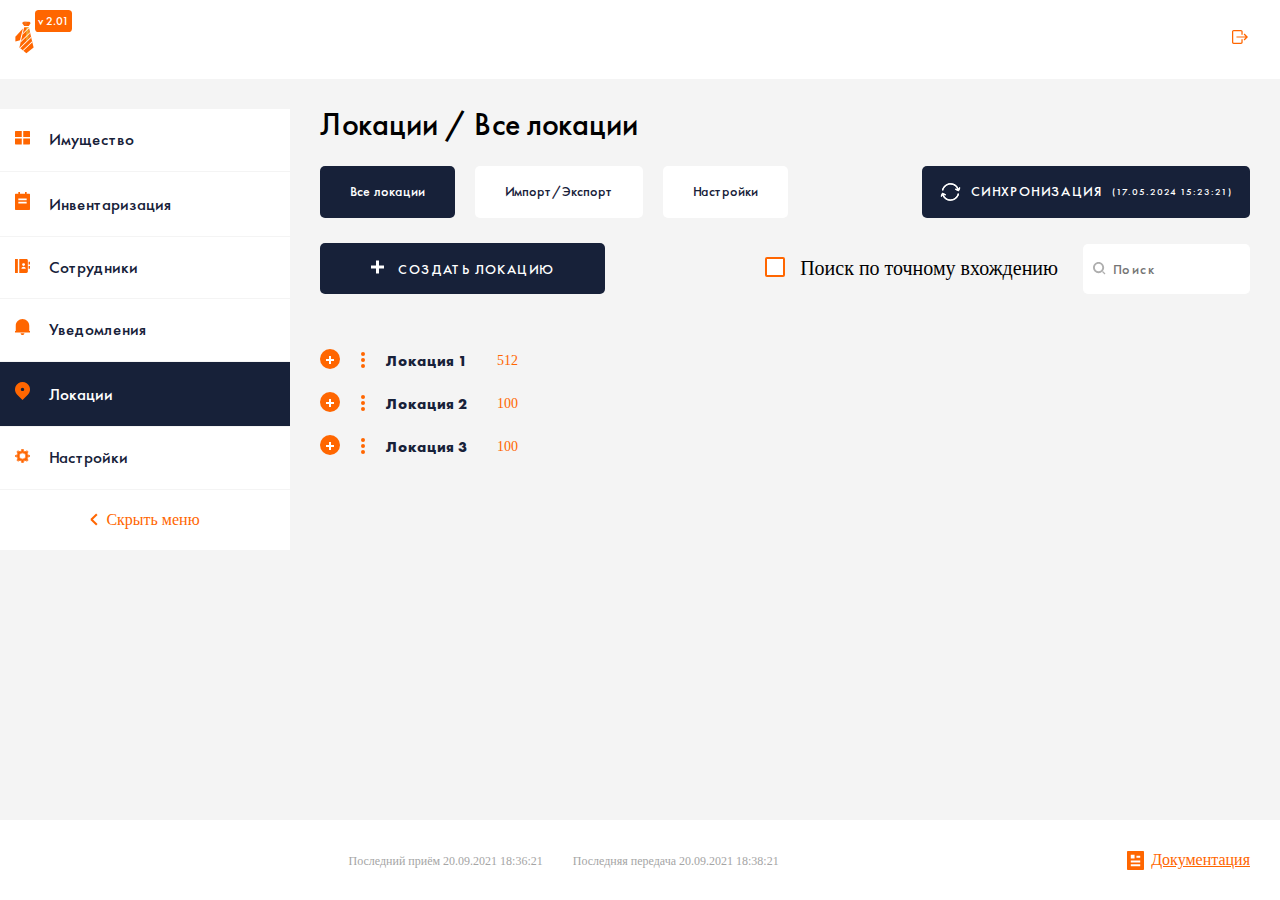
<file: index.html>
<!DOCTYPE html>
<html lang="ru">

<head>
  <meta charset="UTF-8">
  <meta name="viewport" content="width=device-width, initial-scale=1.0">
  <meta content="true" name="HandheldFriendly" />
  <meta content="width" name="MobileOptimized" />
  <meta content="yes" name="apple-mobile-web-app-capable" />
  <meta name="description" content="">
  <title>locations</title>

  <meta name="description" content="">

  <link rel="stylesheet" href="css/narmolize.css">
  <link rel="stylesheet" href="css/style.css">
  <link rel="stylesheet" href="css/media.css">
  <link rel="stylesheet" href="fonts/stylesheet.css">
</head>

<body>
  <header class="header">

    <div class="header__container">
      <div class="header__logo-container">
        <img src="img/logo.svg" class="header__logo-img" alt="logo">
        <p class="header__version-text">v 2.01</p>
      </div>
      <a href=""><img src="img/logout.svg" class="header__logout-img" alt="logout"></a>
    </div>

  </header>

  <main>

    <div class="global-content__container">

      <div class="container navigation__container">
        <nav class="navigation">
          <ul class="navigation__list">
           <li class="navigation__item">
            <img src="img/property.svg" alt="" class="navigation-item__icon">
            <a href="" class="navigation__text">Имущество</a></li>
           <li class="navigation__item">
            <img src="img/inventory.svg" alt="" class="navigation-item__icon">
            <a href="" class="navigation__text">Инвентаризация</a></li>
           <li class="navigation__item">
            <img src="img/personel.svg" alt="" class="navigation-item__icon">
            <a href="" class="navigation__text">Сотрудники</a></li>
           <li class="navigation__item">
            <img src="img/bell.svg" alt="" class="navigation-item__icon">
            <a href="" class="navigation__text">Уведомления</a></li>
           <li class="navigation__item tab__active">
            <img src="img/locations.svg" alt="" class="navigation-item__icon">
            <a href="index.html" class="navigation__text">Локации</a></li>
           <li class="navigation__item">
            <img src="img/settings.svg" alt="" class="navigation-item__icon">
            <a href="settings.html" class="navigation__text">Настройки</a></li>
            <li class="navigation__item">
              <button class="navigation__hide-button">
                <span class="hide-button__line-1"></span>
                <span class="hide-button__line-2"></span>
                Скрыть меню</button></li>
          </ul>
        </nav>
      </div>

      <div class="main-content__container">
        <h1 class="main__title">Локации / Все локации</h1>

        <div class="locations-control__container">
          <div class="locations-control">
            <button class="locations-control__item tab__active">Все локации</button>
            <button class="locations-control__item">Импорт/Экспорт</button>
            <button class="locations-control__item">Настройки</button>
          </div>
          <button class="control__synchronization-button">
            <img src="img/refresh.svg" alt="" class="synchronization-button__icon">синхронизация
            <p class="synchronization-button__date">(17.05.2024 15:23:21)</p>
          </button>
        </div>


        <div class="create-location__container">
          <div class="create-location__button-container">
            <button class="create-location__button">
              <img src="img/plus.svg" alt="">
              Создать локацию
            </button>

            <dialog class="create-location__modal">
              <h3 class="modal__title">Создать локацию</h3>
              <form class="modal__form" method="dialog" action="">
                <input type="text" class="modal__text-input" placeholder="Название">
                <input type="text" class="modal__text-input" placeholder="Штрихкод">
                <input type="text" class="modal__text-input" placeholder="RFID">
                <input type="text" class="modal__text-input" placeholder="Вложенность">
                <div class="modal-checkbox__container">
                  <p>Виртуальная локация</p>
                  <label class="switch">
                    <input type="checkbox">
                    <span class="slider round"></span>
                  </label>
                </div>
                <div class="modal-checkbox__container">
                  <p>Локация для утерь</p>
                  <label class="switch">
                    <input type="checkbox">
                    <span class="slider round"></span>
                  </label>
                </div>
                <div class="modal-buttons__container">
                  <button class="modal__submit-button" type="submit"><img src="img/save.svg" class="submit-button__logo" alt="">Создать</button>
                  <button class="modal__close-button">Отменить</button>
                </div>
              </form>
            </dialog>
          </div>

          <div class="search__container">
            <label class="checkbox__container">
              <input type="checkbox" name="Agreement"  class="search__checkbox custom__checkbox" id="">Поиск по точному вхождению
              <span class="checkmark"></span>
            </label>
            <div class="search-input__container">
              <input type="text" name="input" placeholder="Поиск" class="search">
              <button class="search__button"><img src="img/search.svg" class="search__icon" alt="search"></button>
            </div>
          </div>
        </div>


        <div class="locations-managment__container">

          <div class="main-location__container">
            <div class="location__container">
              <button class="location__open-button">
                <span class="open-button__line"></span>
                <span class="open-button__line-2"></span>
              </button>
              <button class="location__details-button details-button"><img src="img/3dots.svg" alt=""></button>
              <p class="location-name">Локация 1</p>
              <p class="location-size">512</p>
              <div class="location-edit__container">
                <button class="location__edit-button"><img src="img/edit.svg" alt="" class="location__edit-icon">Редактировать</button>

                <dialog class="edit-location__modal">
                  <h3 class="modal__title">Изменить локацию %название%</h3>
                  <form class="modal__form" method="dialog" action="">
                    <label class="input__label">Название<input type="text" class="modal__text-input" placeholder="Название"></label>
                    <label class="input__label">Штрихкод<input type="text" class="modal__text-input" placeholder="Штрихкод"></label>
                    <label class="input__label">RFID<input type="text" class="modal__text-input" placeholder="RFID"></label>
                    <label class="input__label">Вложенность<input type="text" class="modal__text-input" placeholder="Вложенность"></label>
                    <div class="modal-checkbox__container">
                      <p>Виртуальная локация</p>
                      <label class="switch">
                        <input type="checkbox">
                        <span class="slider round"></span>
                      </label>
                    </div>
                    <div class="modal-checkbox__container">
                      <p>Локация для утерь</p>
                      <label class="switch">
                        <input type="checkbox">
                        <span class="slider round"></span>
                      </label>
                    </div>
                    <div class="modal-buttons__container">
                      <button class="modal__delete-button" type="submit"><img src="img/x.svg" class="submit-button__logo" alt="">Удалить</button>
                      <button class="modal__close-button">Отменить</button>
                    </div>
                    <button class="modal__save-button" type="submit"><img src="img/save.svg" class="submit-button__logo" alt="">Создать</button>
                  </form>
                </dialog>
              </div>

              <button class="location__delete-button"><img src="img/x.svg" alt="" class="location__delete-icon">Удалить</button>
              
            </div>

            <div class="location__container sub-location__container">
              <button class="location__open-button">
                <span class="open-button__line"></span>
                <span class="open-button__line-2"></span>
              </button>
              <button class="location__details-button details-button"><img src="img/3dots.svg" alt=""></button>
              <p class="location-name">Подотдел 1</p>
              <p class="location-size">10</p>
              <p class="location-status__1">Для утерь</p>
              <p class="location-status__2"></p>
            </div>

            <div class="location__container sub-location__container">
              <button class="location__open-button">
                <span class="open-button__line"></span>
                <span class="open-button__line-2"></span>
              </button>
              <button class="location__details-button details-button"><img src="img/3dots.svg" alt=""></button>
              <p class="location-name">Подотдел 2</p>
              <p class="location-size">100</p>
              <p class="location-status__1"></p>
              <p class="location-status__2"></p>
            </div>

            <div class="location__container sub-location__container sub-sub-location__container">
              <button class="location__details-button details-button"><img src="img/3dots.svg" alt=""></button>
              <p class="location-name">Подподотдел 1</p>
              <p class="location-size">2</p>
              <p class="location-status__1">Виртуальная</p>
              <p class="location-status__2">Без штрихкода</p>
            </div>

            <div class="location__container sub-location__container">
              <button class="location__open-button">
                <span class="open-button__line"></span>
                <span class="open-button__line-2"></span>
              </button>
              <button class="location__details-button details-button"><img src="img/3dots.svg" alt=""></button>
              <p class="location-name">Подотдел 3</p>
              <p class="location-size">400</p>
              <p class="location-status__1"></p>
              <p class="location-status__2"></p>
            </div>
          </div>

          

          <div class="main-location__container">
            <div class="location__container">
              <button class="location__open-button">
                <span class="open-button__line"></span>
                <span class="open-button__line-2"></span>
              </button>
              <button class="location__details-button details-button"><img src="img/3dots.svg" alt=""></button>
              <p class="location-name">Локация 2</p>
              <p class="location-size">100</p>
              <div class="location-edit__container">
                <button class="location__edit-button"><img src="img/edit.svg" alt="" class="location__edit-icon">Редактировать</button>
              </div>
              <button class="location__delete-button"><img src="img/x.svg" alt="" class="location__delete-icon">Удалить</button>
            </div>
          </div>

          <div class="main-location__container">
            <div class="location__container">
              <button class="location__open-button">
                <span class="open-button__line"></span>
                <span class="open-button__line-2"></span>
              </button>
              <button class="location__details-button details-button"><img src="img/3dots.svg" alt=""></button>
              <p class="location-name">Локация 3</p>
              <p class="location-size">100</p>
              <button class="location__edit-button"><img src="img/edit.svg" alt="" class="location__edit-icon">Редактировать</button>
              <button class="location__delete-button"><img src="img/x.svg" alt="" class="location__delete-icon">Удалить</button>
            </div>

            <div class="location__container sub-location__container">
              <button class="location__open-button">
                <span class="open-button__line"></span>
                <span class="open-button__line-2"></span>
              </button>
              <button class="location__details-button details-button"><img src="img/3dots.svg" alt=""></button>
              <p class="location-name">Подотдел 1</p>
              <p class="location-size">10</p>
              <p class="location-status__1">Для утерь</p>
              <p class="location-status__2"></p>
            </div>

            <div class="location__container sub-location__container">
              <button class="location__open-button">
                <span class="open-button__line"></span>
                <span class="open-button__line-2"></span>
              </button>
              <button class="location__details-button details-button"><img src="img/3dots.svg" alt=""></button>
              <p class="location-name">Подотдел 1</p>
              <p class="location-size">10</p>
              <p class="location-status__1">Для утерь</p>
              <p class="location-status__2"></p>
            </div>

          </div>

        </div>

      </div>
    </div>

  
  </main>

  <footer class="footer">
    <div class="footer__container container">
        <div class="footer-text__container">
          <p class="last-reception">Последний приём 20.09.2021 18:36:21</p>
          <p class="last-translation">Последняя передача  20.09.2021 18:38:21</p>
        </div>
        <a href="" class="footer-documentation"><img src="img/document.svg" class="documentation-logo" alt="">Документация</a>
    </div>
  </footer>

  <script src="js/script.js"></script>
</body>
</html>
</file>
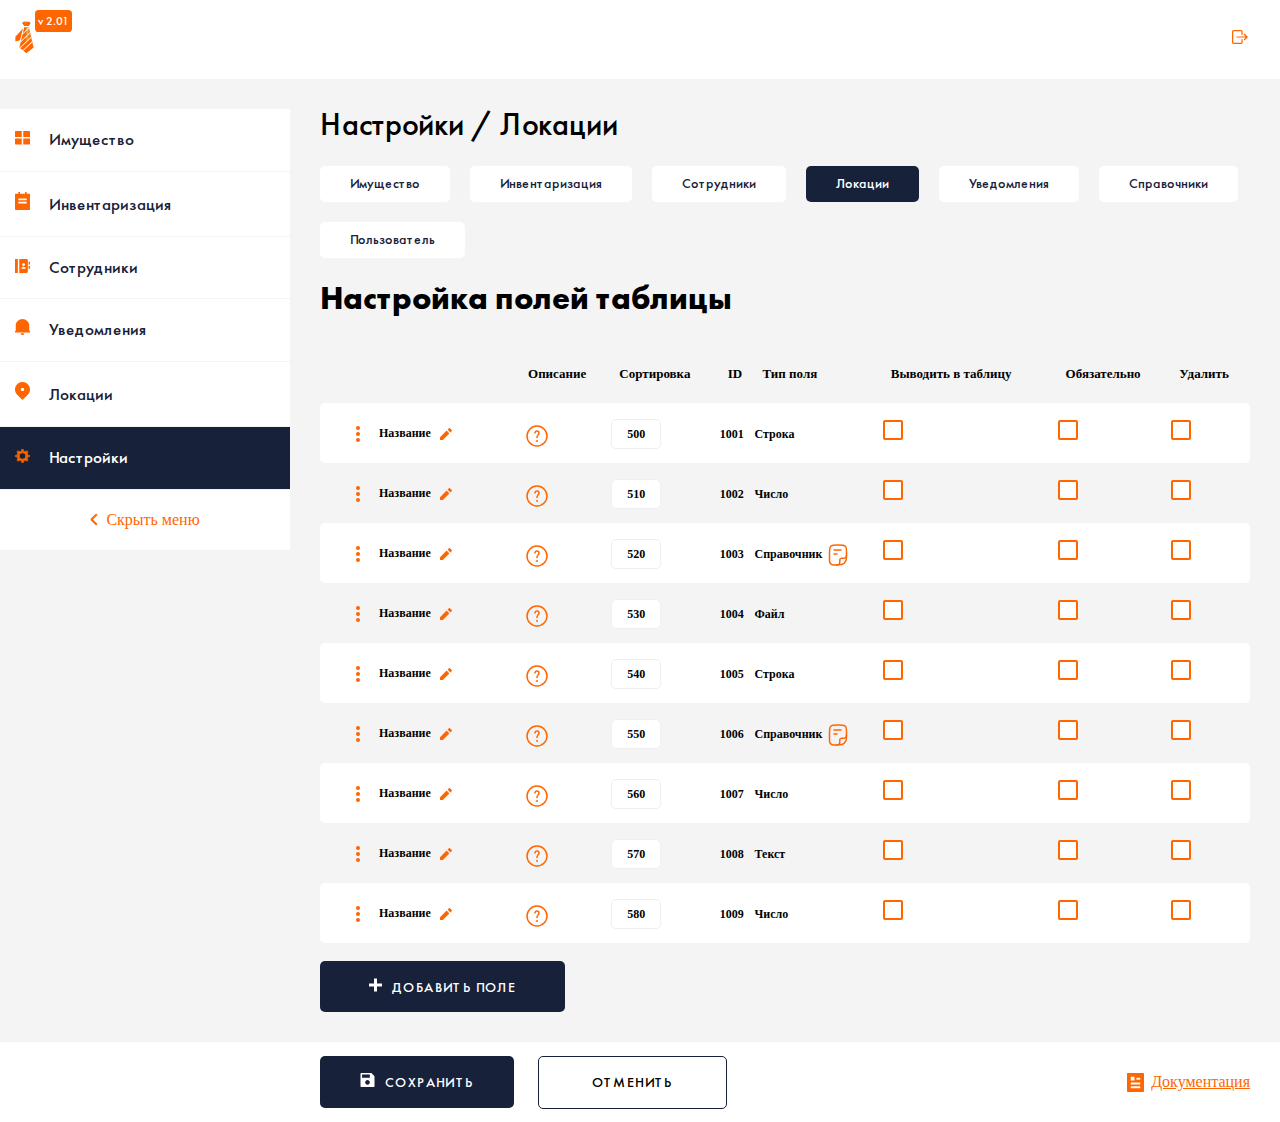
<file: settings.html>
<!DOCTYPE html>
<html lang="ru">

<head>
  <meta charset="UTF-8">
  <meta name="viewport" content="width=device-width, initial-scale=1.0">
  <meta content="true" name="HandheldFriendly" />
  <meta content="width" name="MobileOptimized" />
  <meta content="yes" name="apple-mobile-web-app-capable" />
  <meta name="description" content="">
  <title>location-settings</title>

  <meta name="description" content="">

  <link rel="stylesheet" href="css/narmolize.css">
  <link rel="stylesheet" href="css/style.css">
  <link rel="stylesheet" href="css/media.css">
  <link rel="stylesheet" href="css/settings.css">
  <link rel="stylesheet" href="fonts/stylesheet.css">
</head>

<body>
  <header class="header">

    <div class="header__container">
      <div class="header__logo-container">
        <img src="img/logo.svg" class="header__logo-img" alt="logo">
        <p class="header__version-text">v 2.01</p>
      </div>
      <a href=""><img src="img/logout.svg" class="header__logout-img" alt="logout"></a>
    </div>

  </header>

  <main>

    <div class="global-content__container">

      <div class="container navigation__container">
        <nav class="navigation">
          <ul class="navigation__list">
            <li class="navigation__item">
              <img src="img/property.svg" alt="" class="navigation-item__icon">
              <a href="" class="navigation__text">Имущество</a>
            </li>
            <li class="navigation__item">
              <img src="img/inventory.svg" alt="" class="navigation-item__icon">
              <a href="" class="navigation__text">Инвентаризация</a>
            </li>
            <li class="navigation__item">
              <img src="img/personel.svg" alt="" class="navigation-item__icon">
              <a href="" class="navigation__text">Сотрудники</a>
            </li>
            <li class="navigation__item">
              <img src="img/bell.svg" alt="" class="navigation-item__icon">
              <a href="" class="navigation__text">Уведомления</a>
            </li>
            <li class="navigation__item">
              <img src="img/locations.svg" alt="" class="navigation-item__icon">
              <a href="index.html" class="navigation__text">Локации</a>
            </li>
            <li class="navigation__item tab__active">
              <img src="img/settings.svg" alt="" class="navigation-item__icon">
              <a href="settings.html" class="navigation__text">Настройки</a>
            </li>
            <li class="navigation__item">
              <button class="navigation__hide-button">
                <span class="hide-button__line-1"></span>
                <span class="hide-button__line-2"></span>
                Скрыть меню</button>
            </li>
          </ul>
        </nav>
      </div>

      <div class="main-content__container">
        <h1 class="main__title">Настройки / Локации</h1>

        <div class="locations-control__container">
          <div class="locations-control">
            <button class="locations-control__item">Имущество</button>
            <button class="locations-control__item">Инвентаризация</button>
            <button class="locations-control__item">Сотрудники</button>
            <button class="locations-control__item tab__active">Локации</button>
            <button class="locations-control__item">Уведомления</button>
            <button class="locations-control__item">Справочники</button>
            <button class="locations-control__item">Пользователь</button>
          </div>
        </div>

        <h2 class="second__title">Настройка полей таблицы</h2>

        <table>
          <tr class="table__names">
            <th></th>
            <th><p>Описание</p></th>
            <th><p>Сортировка</p></th>
            <th><p>ID</p></th>
            <th><p>Тип поля</p></th>
            <th><p>Выводить в таблицу</p></th>
            <th><p>Обязательно</p></th>
            <th><p>Удалить</p></th>
          </tr>

          <tr class="table__content">
            <th>
              <button class="details-button table__details-button"><img src="img/3dots.svg" alt=""></button>
              Название
              <button class="details-button table__details-button"><img src="img/edit.svg" alt=""></button>
            </th>
            <th><button class="details-button table__details-button"><img src="img/Help.svg" alt=""></button></th>
            <th><p>500</p></th>
            <th><p>1001</p></th>
            <th><p>Строка</p></th>
            <th>
              <label class="checkbox__container">
              <input type="checkbox" name="output"  class="custom__checkbox" id="">
              <span class="checkmark"></span>
            </label>
          </th>
            <th>
              <label class="checkbox__container">
                <input type="checkbox" name="requered"  class="custom__checkbox" id="">
                <span class="checkmark"></span>
              </label>
            </th>
            <th>
              <label class="checkbox__container">
                <input type="checkbox" name="delete"  class="custom__checkbox" id="">
                <span class="checkmark"></span>
              </label>
            </th>
          </tr>

          <tr class="table__content">
            <th>
              <button class="details-button table__details-button"><img src="img/3dots.svg" alt=""></button>
              Название
              <button class="details-button table__details-button"><img src="img/edit.svg" alt=""></button>
            </th>
            <th><button class="details-button table__details-button"><img src="img/Help.svg" alt=""></button></th>
            <th><p>510</p></th>
            <th><p>1002</p></th>
            <th><p>Число</p></th>
            <th>
              <label class="checkbox__container">
              <input type="checkbox" name="output"  class="custom__checkbox" id="">
              <span class="checkmark"></span>
            </label>
          </th>
            <th>
              <label class="checkbox__container">
                <input type="checkbox" name="requered"  class="custom__checkbox" id="">
                <span class="checkmark"></span>
              </label>
            </th>
            <th>
              <label class="checkbox__container">
                <input type="checkbox" name="delete"  class="custom__checkbox" id="">
                <span class="checkmark"></span>
              </label>
            </th>
          </tr>

          <tr class="table__content">
            <th>
              <button class="details-button table__details-button"><img src="img/3dots.svg" alt=""></button>
              Название
              <button class="details-button table__details-button"><img src="img/edit.svg" alt=""></button>
            </th>
            <th><button class="details-button table__details-button"><img src="img/Help.svg" alt=""></button></th>
            <th><p>520</p></th>
            <th><p>1003</p></th>
            <th><p>Справочник</p><img src="img/File.svg" alt=""></th>
            <th>
              <label class="checkbox__container">
              <input type="checkbox" name="output"  class="custom__checkbox" id="">
              <span class="checkmark"></span>
            </label>
          </th>
            <th>
              <label class="checkbox__container">
                <input type="checkbox" name="requered"  class="custom__checkbox" id="">
                <span class="checkmark"></span>
              </label>
            </th>
            <th>
              <label class="checkbox__container">
                <input type="checkbox" name="delete"  class="custom__checkbox" id="">
                <span class="checkmark"></span>
              </label>
            </th>
          </tr>

          <tr class="table__content">
            <th>
              <button class="details-button table__details-button"><img src="img/3dots.svg" alt=""></button>
              Название
              <button class="details-button table__details-button"><img src="img/edit.svg" alt=""></button>
            </th>
            <th><button class="details-button table__details-button"><img src="img/Help.svg" alt=""></button></th>
            <th><p>530</p></th>
            <th><p>1004</p></th>
            <th><p>Файл</p></th>
            <th>
              <label class="checkbox__container">
              <input type="checkbox" name="output"  class="custom__checkbox" id="">
              <span class="checkmark"></span>
            </label>
          </th>
            <th>
              <label class="checkbox__container">
                <input type="checkbox" name="requered"  class="custom__checkbox" id="">
                <span class="checkmark"></span>
              </label>
            </th>
            <th>
              <label class="checkbox__container">
                <input type="checkbox" name="delete"  class="custom__checkbox" id="">
                <span class="checkmark"></span>
              </label>
            </th>
          </tr>

          <tr class="table__content">
            <th>
              <button class="details-button table__details-button"><img src="img/3dots.svg" alt=""></button>
              Название
              <button class="details-button table__details-button"><img src="img/edit.svg" alt=""></button>
            </th>
            <th><button class="details-button table__details-button"><img src="img/Help.svg" alt=""></button></th>
            <th><p>540</p></th>
            <th><p>1005</p></th>
            <th><p>Строка</p></th>
            <th>
              <label class="checkbox__container">
              <input type="checkbox" name="output"  class="custom__checkbox" id="">
              <span class="checkmark"></span>
            </label>
          </th>
            <th>
              <label class="checkbox__container">
                <input type="checkbox" name="requered"  class="custom__checkbox" id="">
                <span class="checkmark"></span>
              </label>
            </th>
            <th>
              <label class="checkbox__container">
                <input type="checkbox" name="delete"  class="custom__checkbox" id="">
                <span class="checkmark"></span>
              </label>
            </th>
          </tr>

          <tr class="table__content">
            <th>
              <button class="details-button table__details-button"><img src="img/3dots.svg" alt=""></button>
              Название
              <button class="details-button table__details-button"><img src="img/edit.svg" alt=""></button>
            </th>
            <th><button class="details-button table__details-button"><img src="img/Help.svg" alt=""></button></th>
            <th><p>550</p></th>
            <th><p>1006</p></th>
            <th><p>Справочник</p><img src="img/File.svg" alt=""></th>
            <th>
              <label class="checkbox__container">
              <input type="checkbox" name="output"  class="custom__checkbox" id="">
              <span class="checkmark"></span>
            </label>
          </th>
            <th>
              <label class="checkbox__container">
                <input type="checkbox" name="requered"  class="custom__checkbox" id="">
                <span class="checkmark"></span>
              </label>
            </th>
            <th>
              <label class="checkbox__container">
                <input type="checkbox" name="delete"  class="custom__checkbox" id="">
                <span class="checkmark"></span>
              </label>
            </th>
          </tr>

          <tr class="table__content">
            <th>
              <button class="details-button table__details-button"><img src="img/3dots.svg" alt=""></button>
              Название
              <button class="details-button table__details-button"><img src="img/edit.svg" alt=""></button>
            </th>
            <th><button class="details-button table__details-button"><img src="img/Help.svg" alt=""></button></th>
            <th><p>560</p></th>
            <th><p>1007</p></th>
            <th><p>Число</p></th>
            <th>
              <label class="checkbox__container">
              <input type="checkbox" name="output"  class="custom__checkbox" id="">
              <span class="checkmark"></span>
            </label>
          </th>
            <th>
              <label class="checkbox__container">
                <input type="checkbox" name="requered"  class="custom__checkbox" id="">
                <span class="checkmark"></span>
              </label>
            </th>
            <th>
              <label class="checkbox__container">
                <input type="checkbox" name="delete"  class="custom__checkbox" id="">
                <span class="checkmark"></span>
              </label>
            </th>
          </tr>

          <tr class="table__content">
            <th>
              <button class="details-button table__details-button"><img src="img/3dots.svg" alt=""></button>
              Название
              <button class="details-button table__details-button"><img src="img/edit.svg" alt=""></button>
            </th>
            <th><button class="details-button table__details-button"><img src="img/Help.svg" alt=""></button></th>
            <th><p>570</p></th>
            <th><p>1008</p></th>
            <th><p>Текст</p></th>
            <th>
              <label class="checkbox__container">
              <input type="checkbox" name="output"  class="custom__checkbox" id="">
              <span class="checkmark"></span>
            </label>
          </th>
            <th>
              <label class="checkbox__container">
                <input type="checkbox" name="requered"  class="custom__checkbox" id="">
                <span class="checkmark"></span>
              </label>
            </th>
            <th>
              <label class="checkbox__container">
                <input type="checkbox" name="delete"  class="custom__checkbox" id="">
                <span class="checkmark"></span>
              </label>
            </th>
          </tr>

          <tr class="table__content">
            <th>
              <button class="details-button table__details-button"><img src="img/3dots.svg" alt=""></button>
              Название
              <button class="details-button table__details-button"><img src="img/edit.svg" alt=""></button>
            </th>
            <th><button class="details-button table__details-button"><img src="img/Help.svg" alt=""></button></th>
            <th><p>580</p></th>
            <th><p>1009</p></th>
            <th><p>Число</p></th>
            <th>
              <label class="checkbox__container">
              <input type="checkbox" name="output"  class="custom__checkbox" id="">
              <span class="checkmark"></span>
            </label>
          </th>
            <th>
              <label class="checkbox__container">
                <input type="checkbox" name="requered"  class="custom__checkbox" id="">
                <span class="checkmark"></span>
              </label>
            </th>
            <th>
              <label class="checkbox__container">
                <input type="checkbox" name="delete"  class="custom__checkbox" id="">
                <span class="checkmark"></span>
              </label>
            </th>
          </tr>
        </table>

        <button class="add-field__button"><img src="img/plus.svg" alt="">Добавить поле</button>


      </div>
    </div>


  </main>

  <footer class="footer">
    <div class="footer__container container">
      <div class="footer-button__container">
        <button class="settings__save-button"><img src="img/save.svg" alt="">Сохранить</button>
        <button class="settings__cancel-button">Отменить</button>
      </div>
      <a href="" class="footer-documentation"><img src="img/document.svg" class="documentation-logo"
          alt="">Документация</a>
    </div>
  </footer>

  <script src="js/script.js"></script>
</body>

</html>
</file>
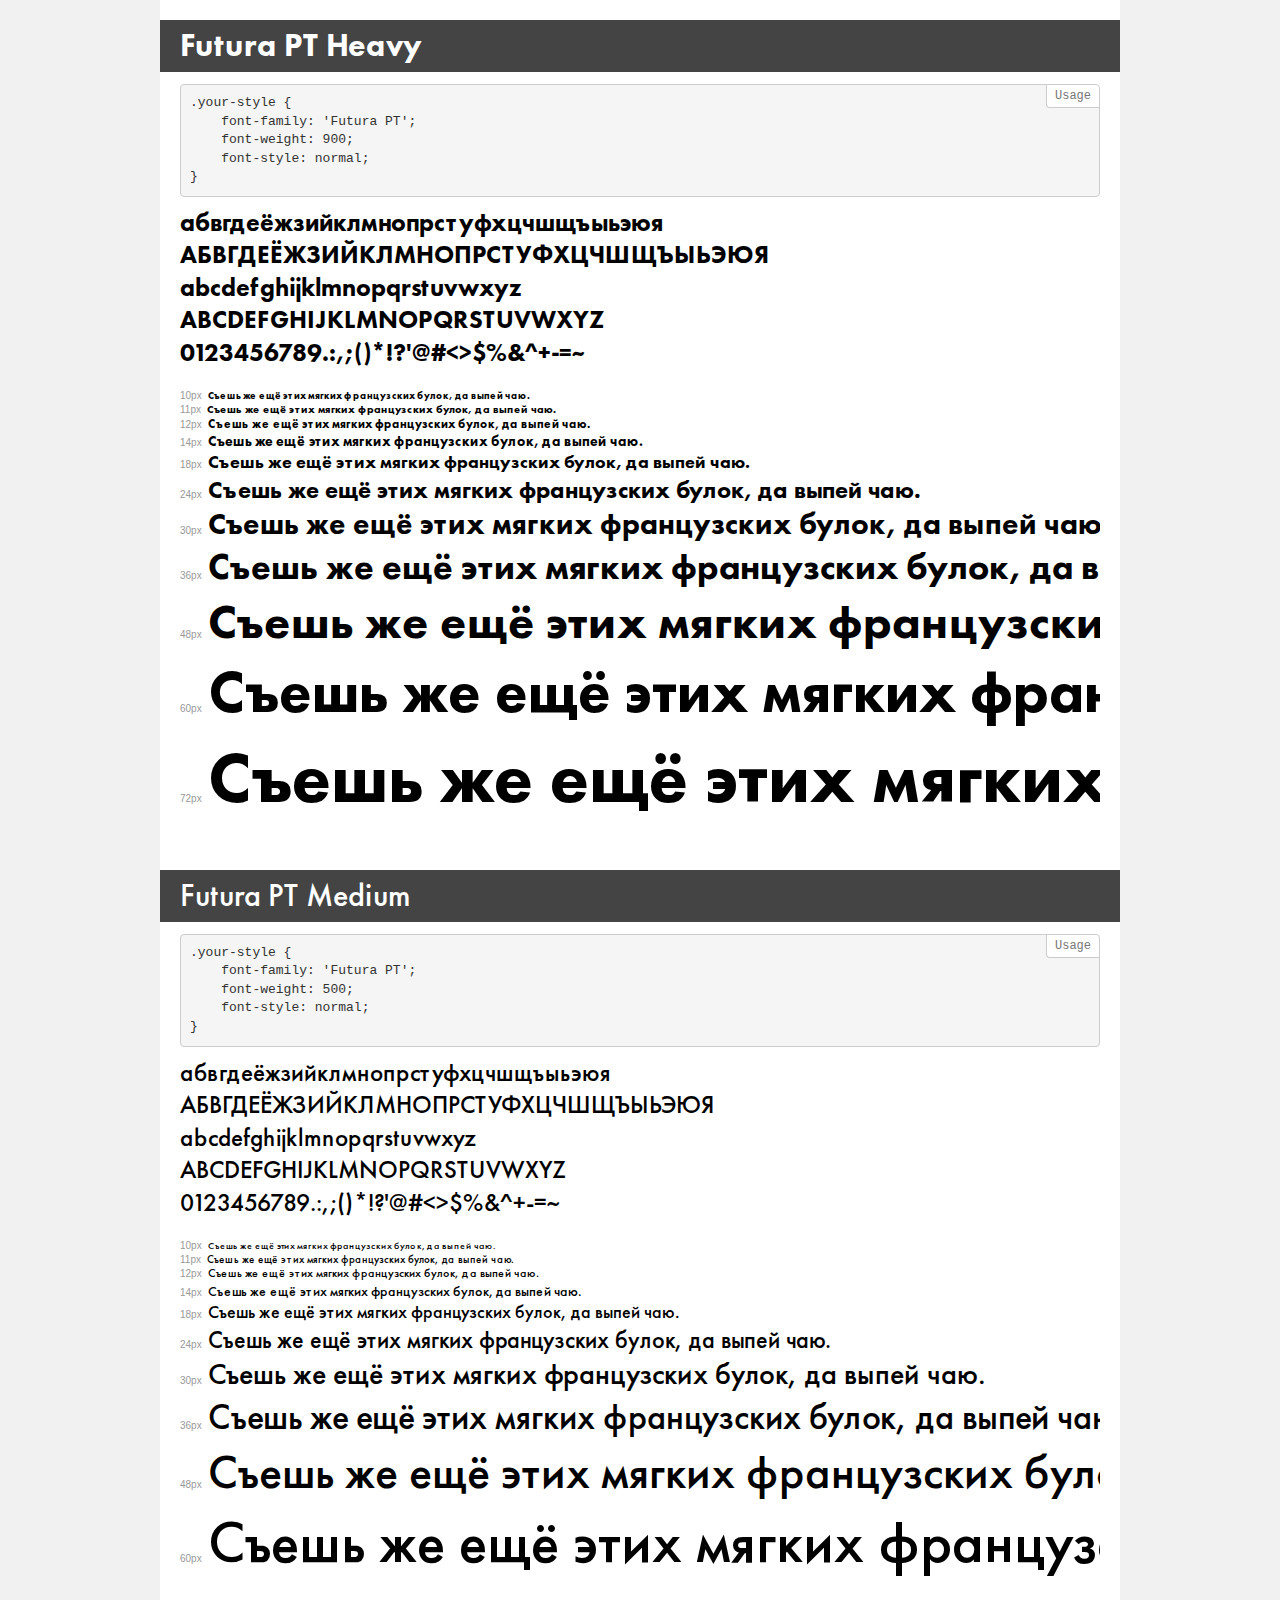
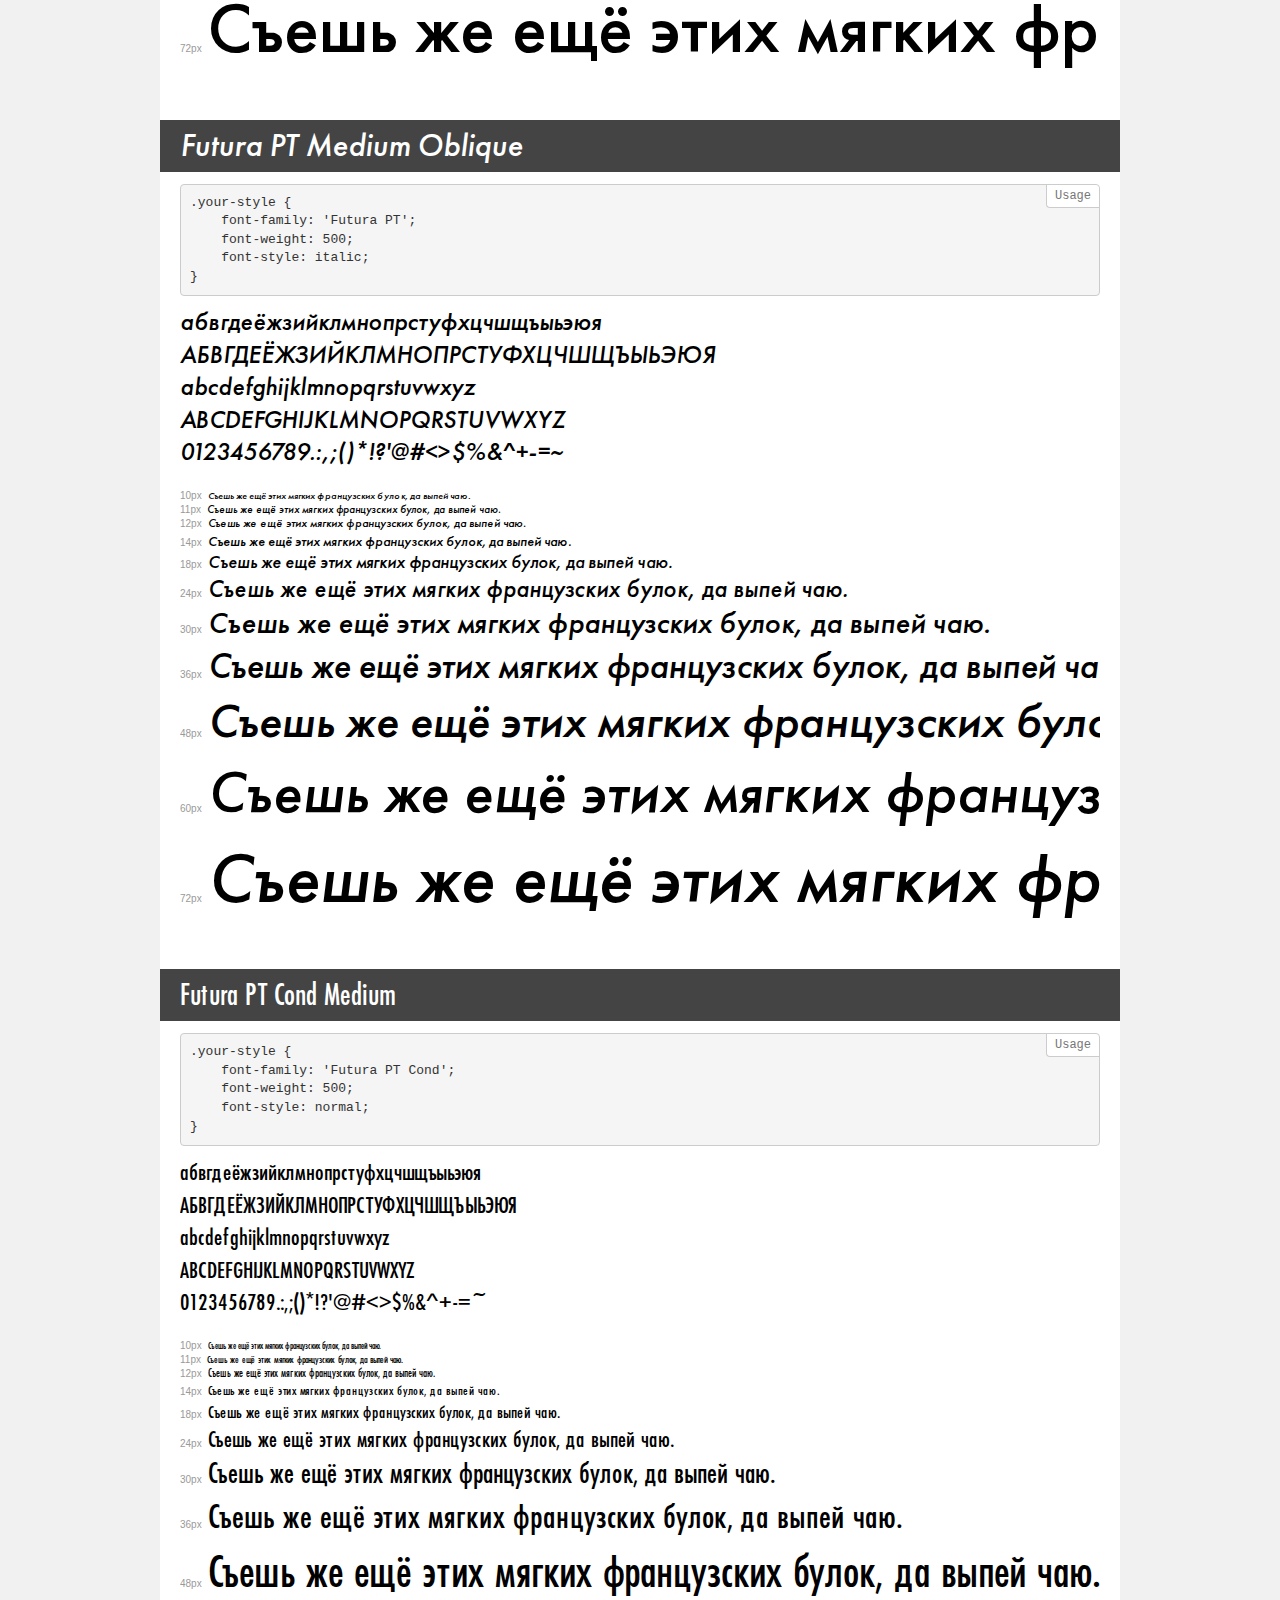
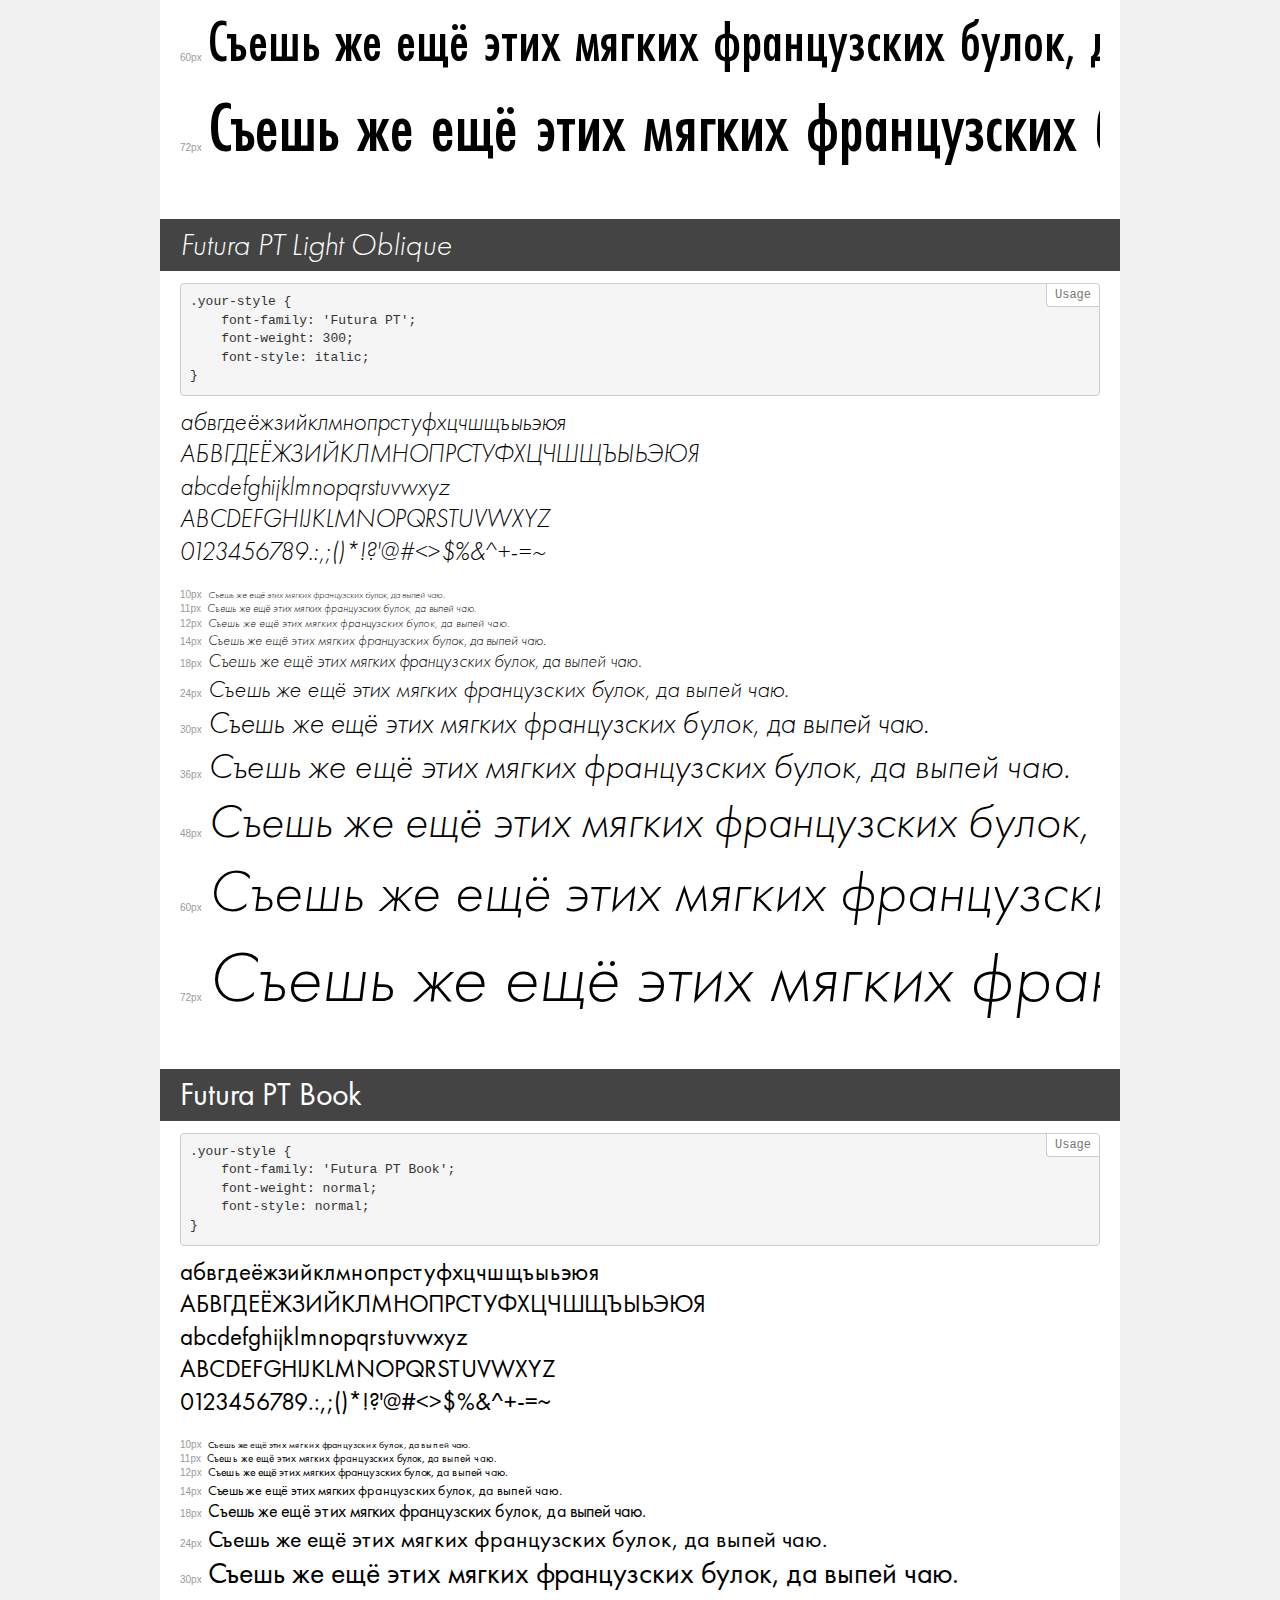
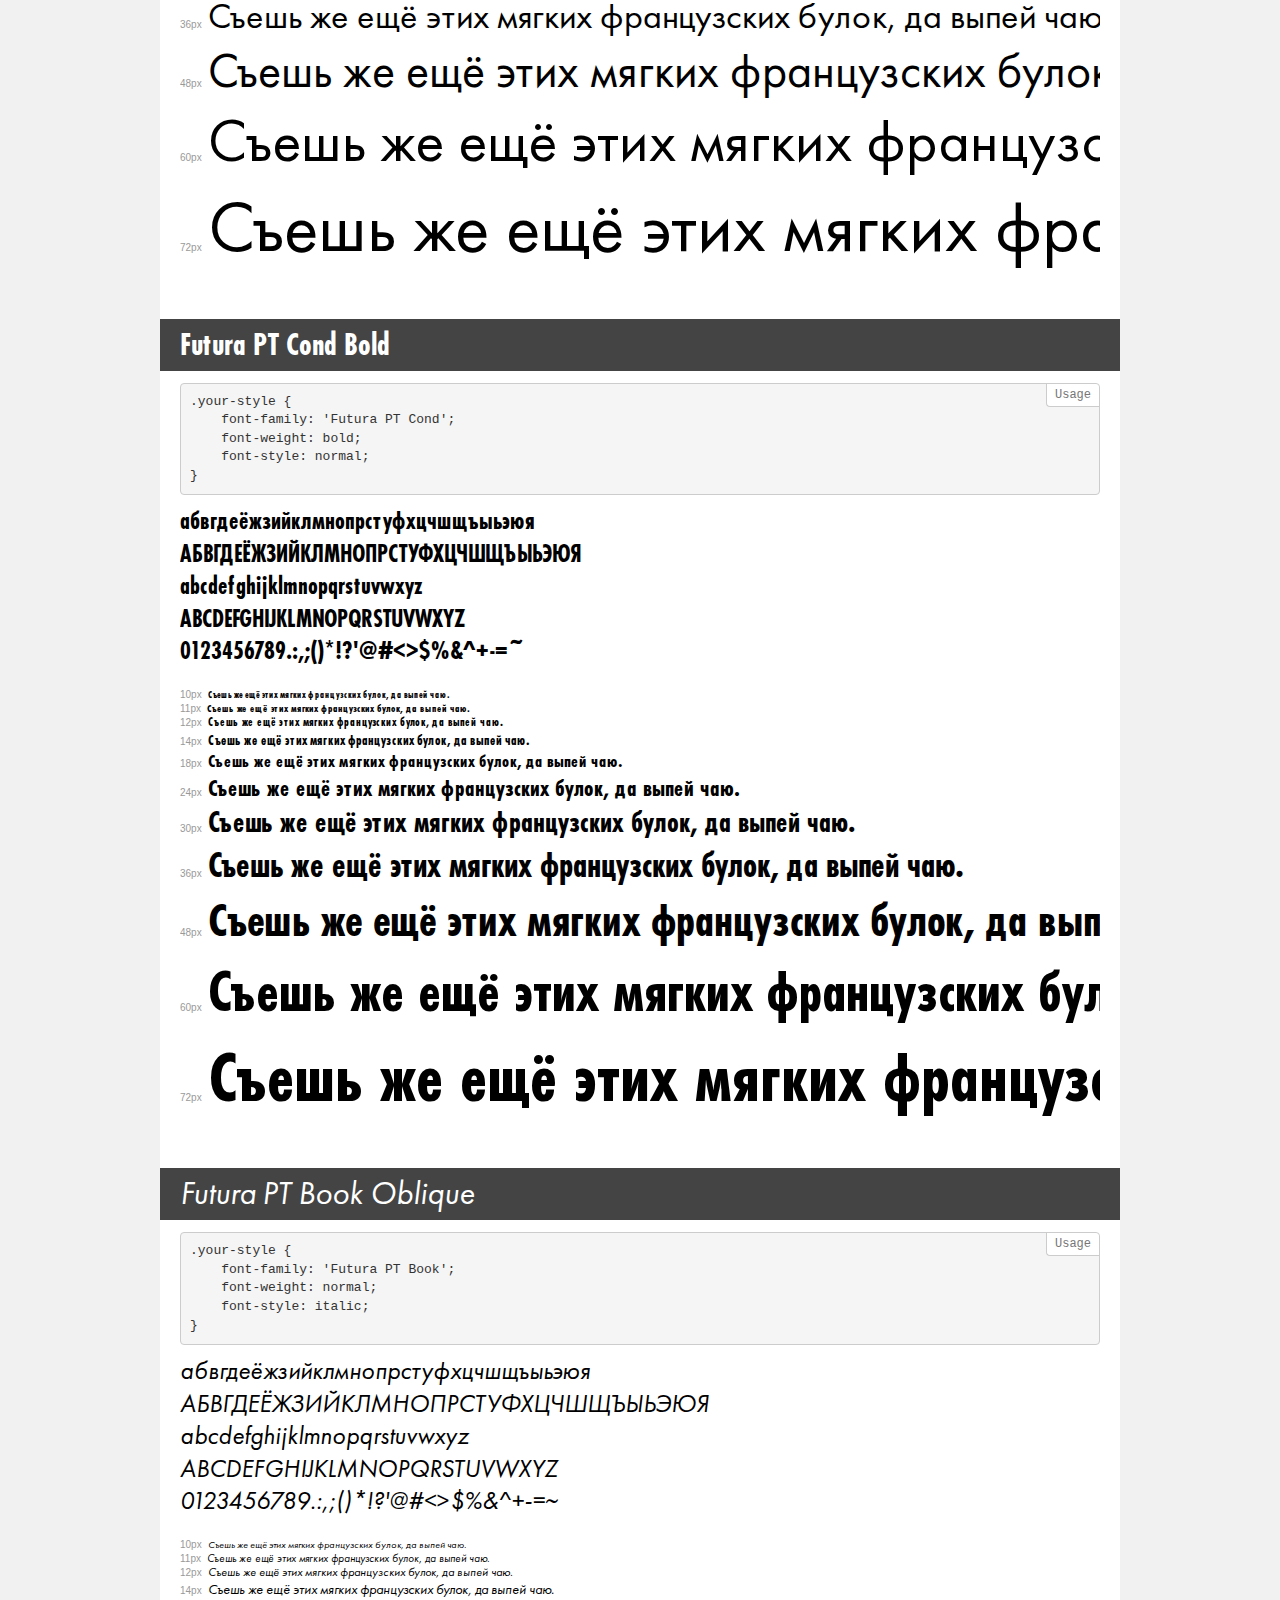
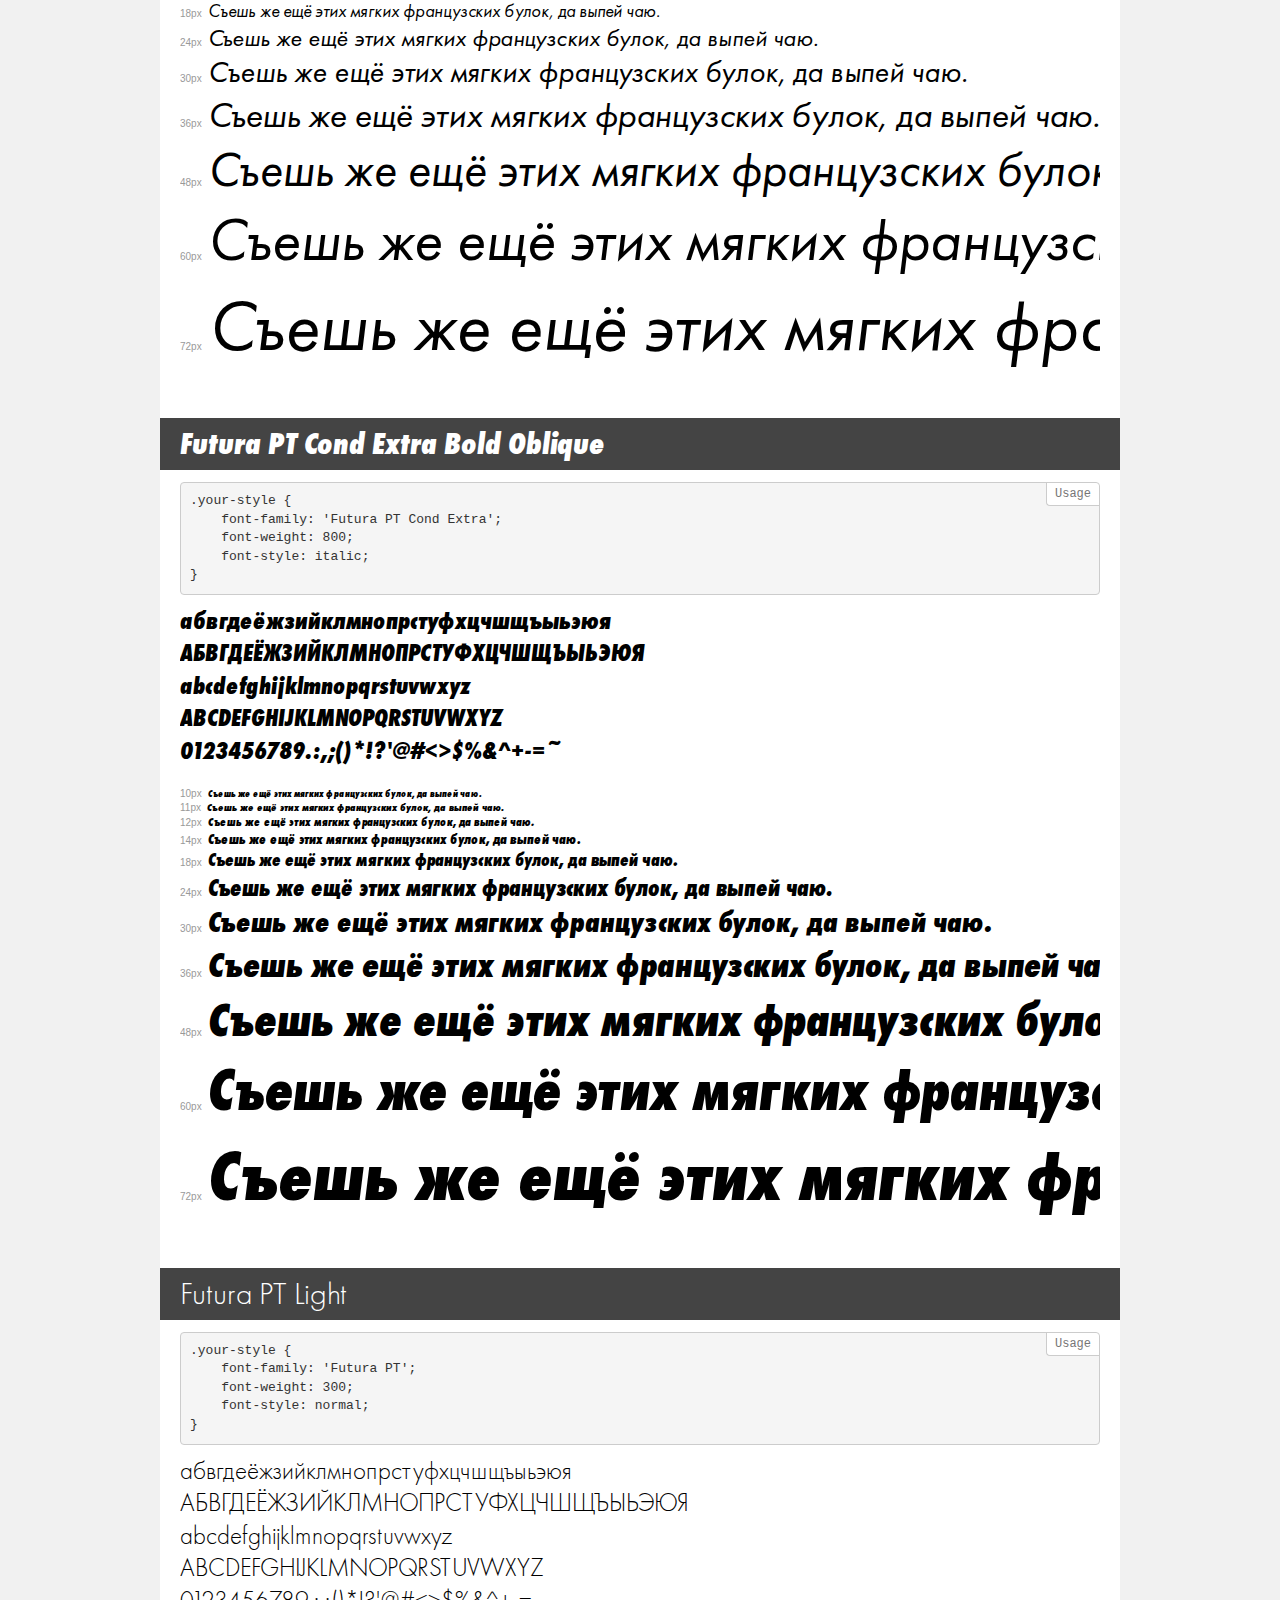
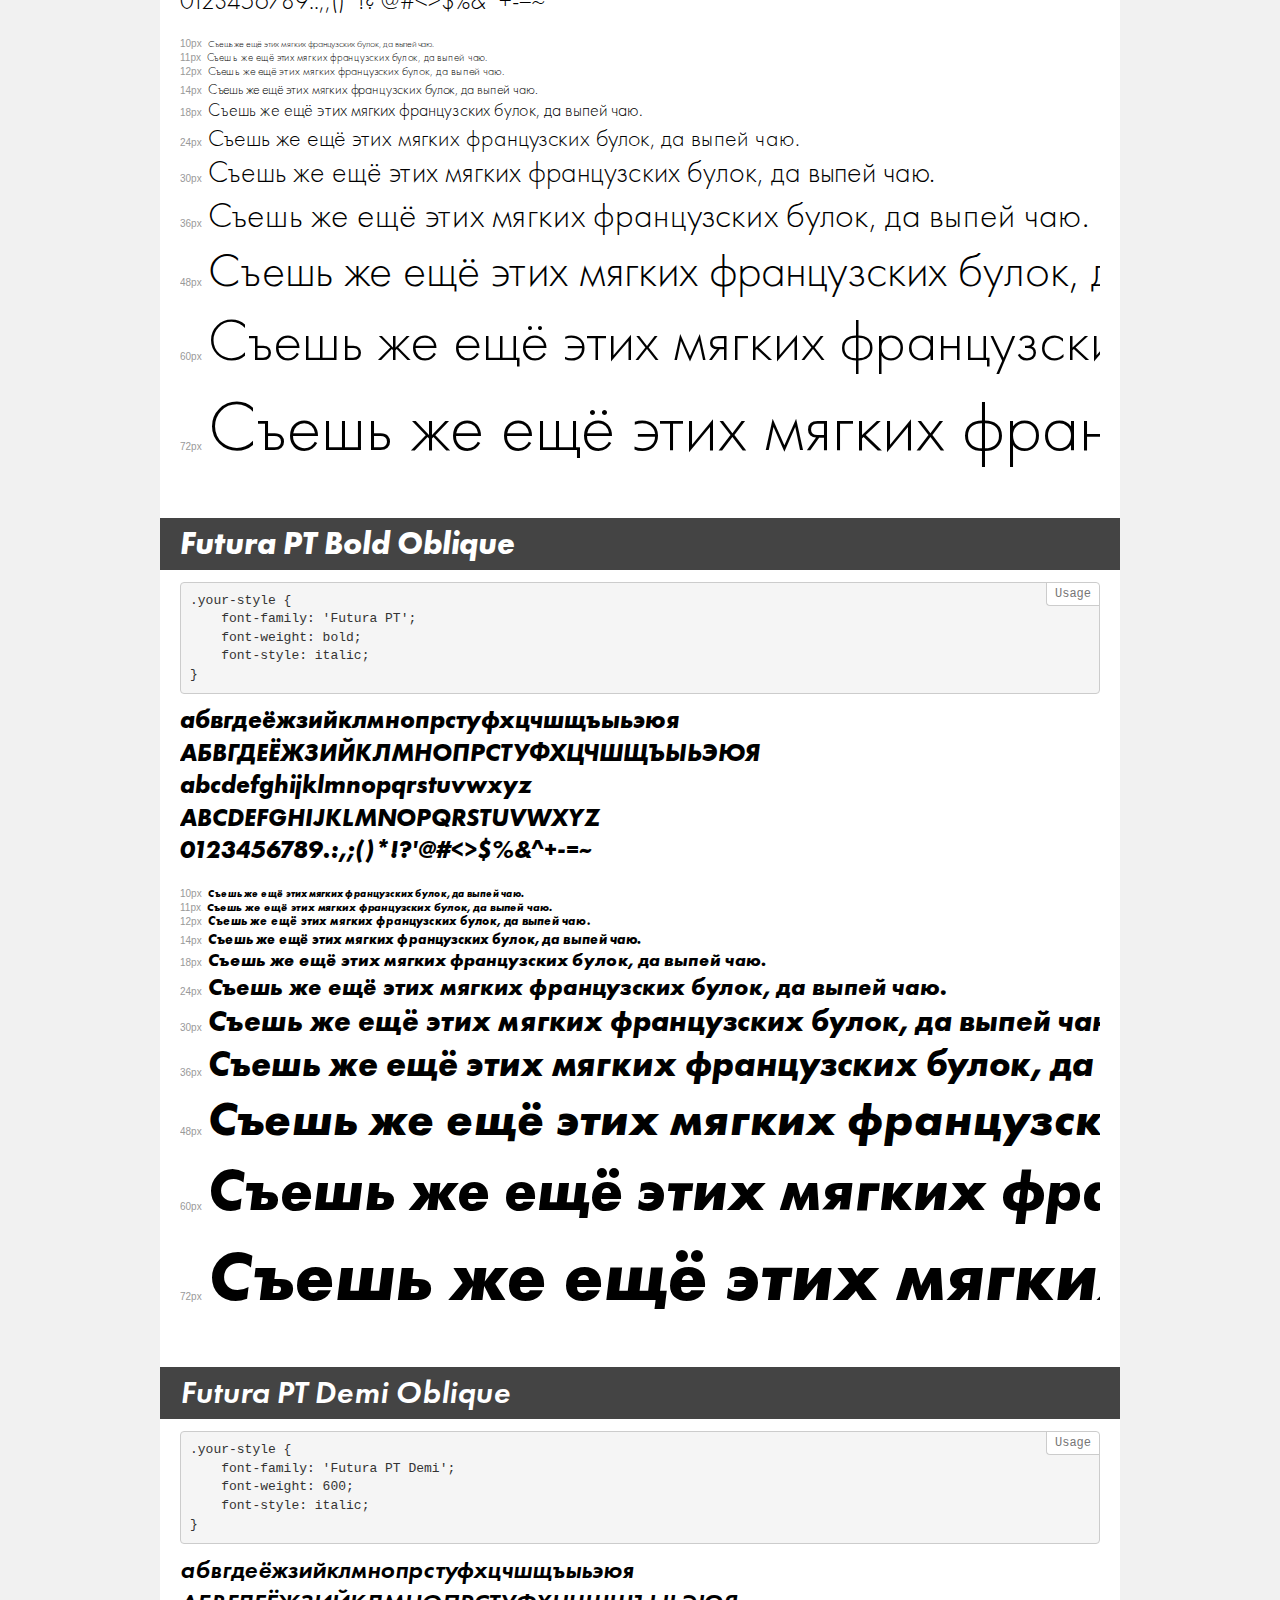
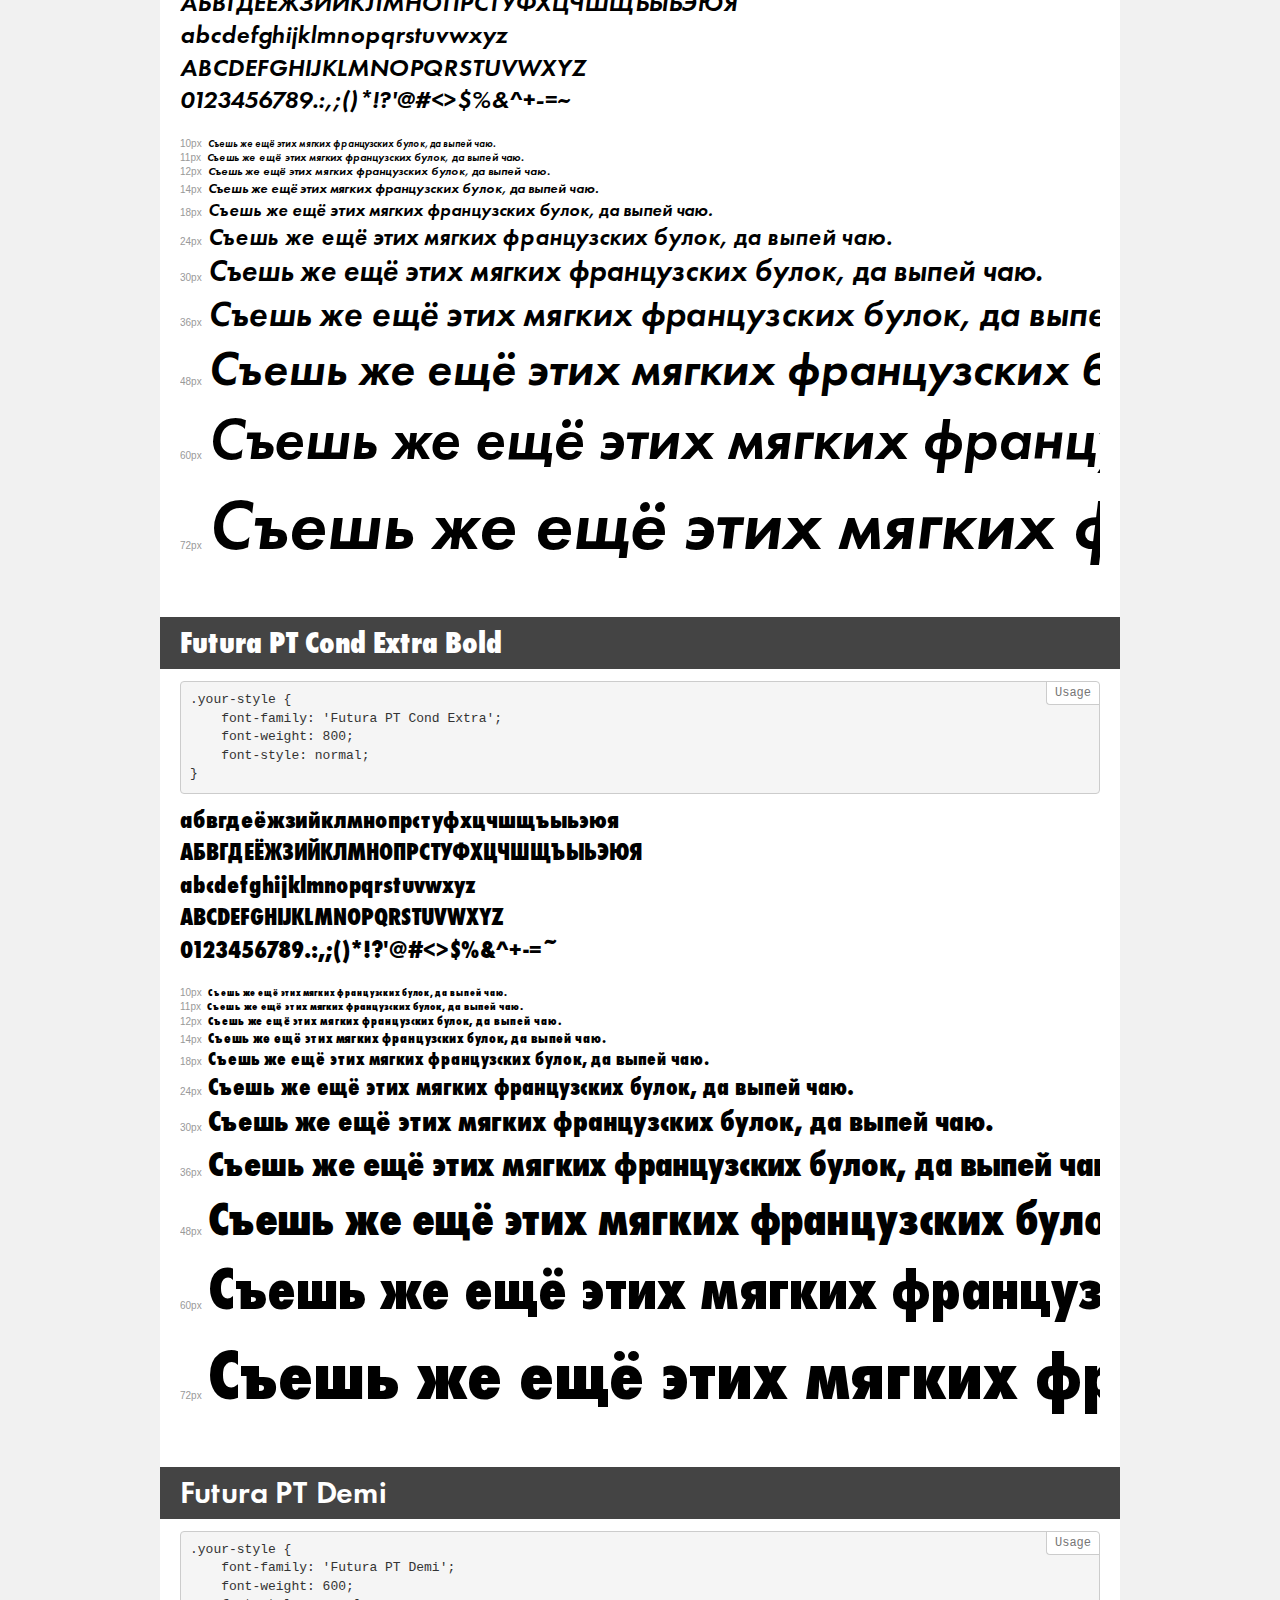
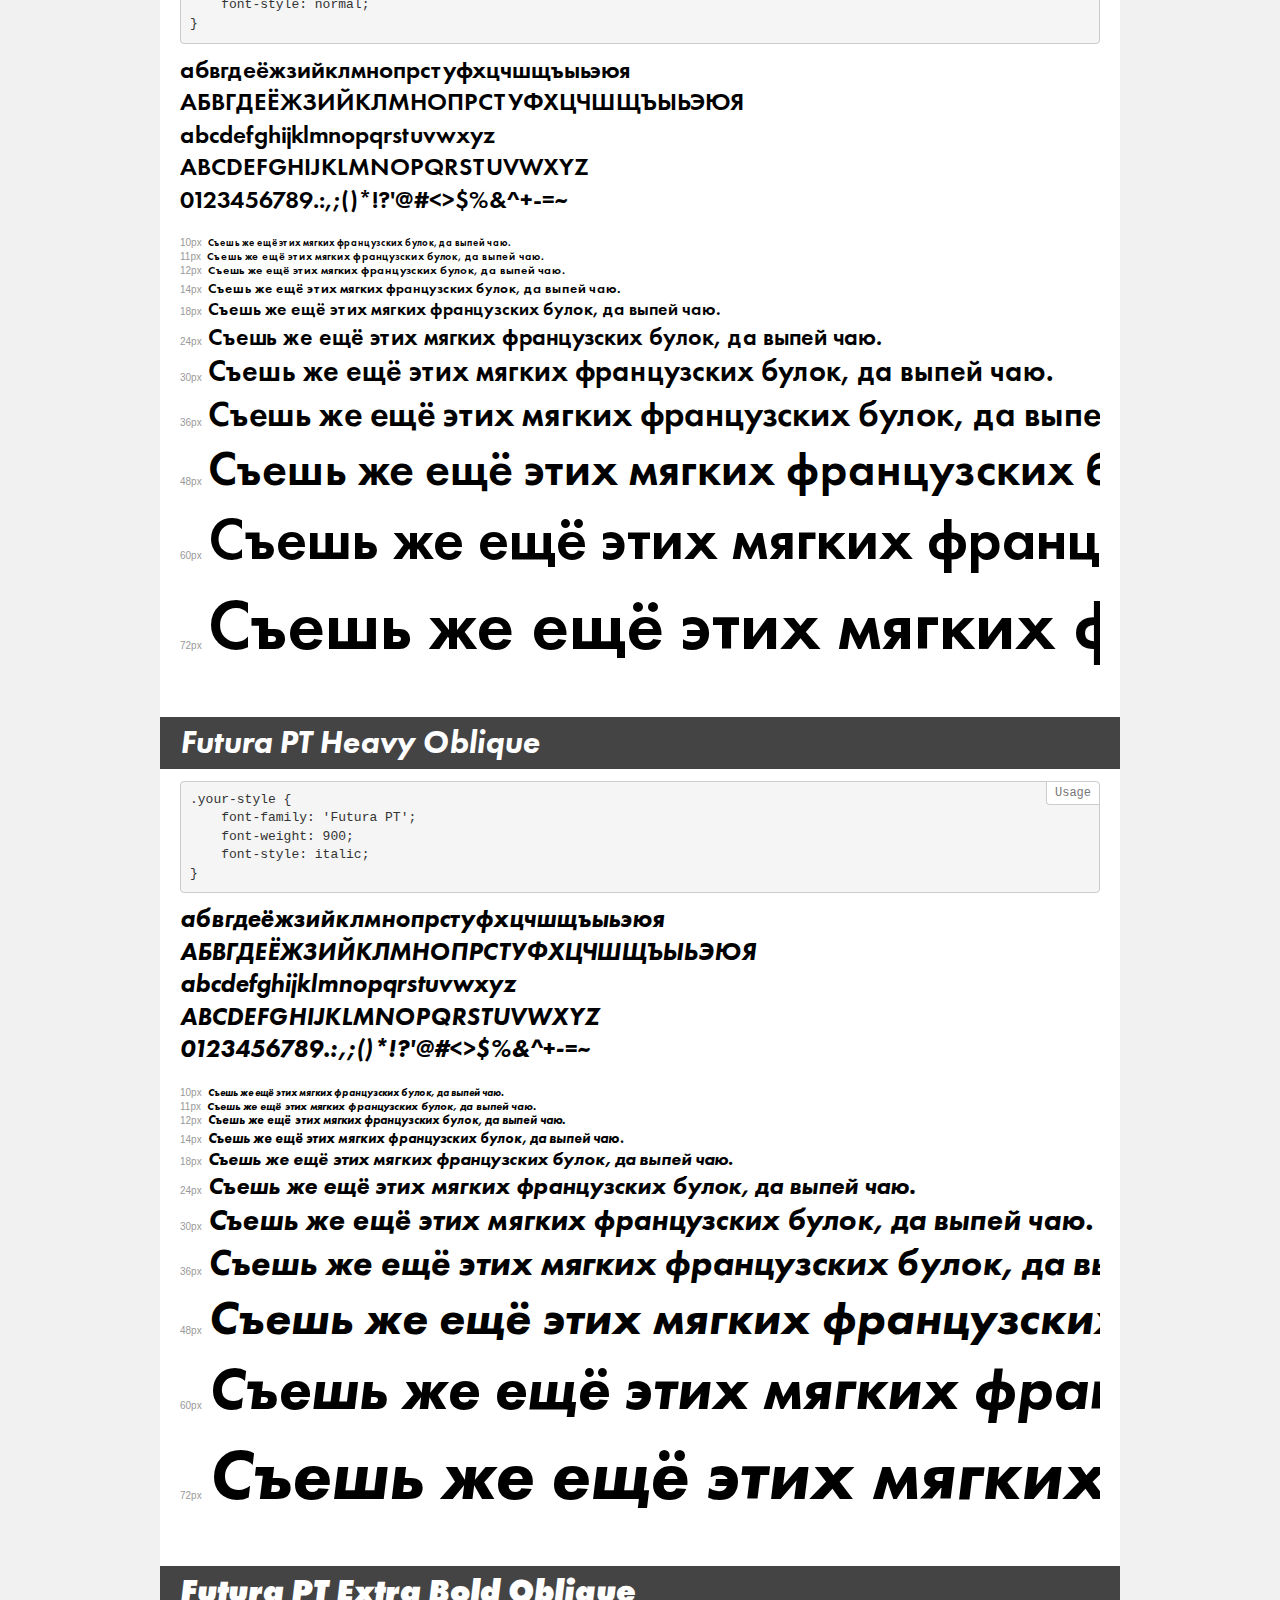
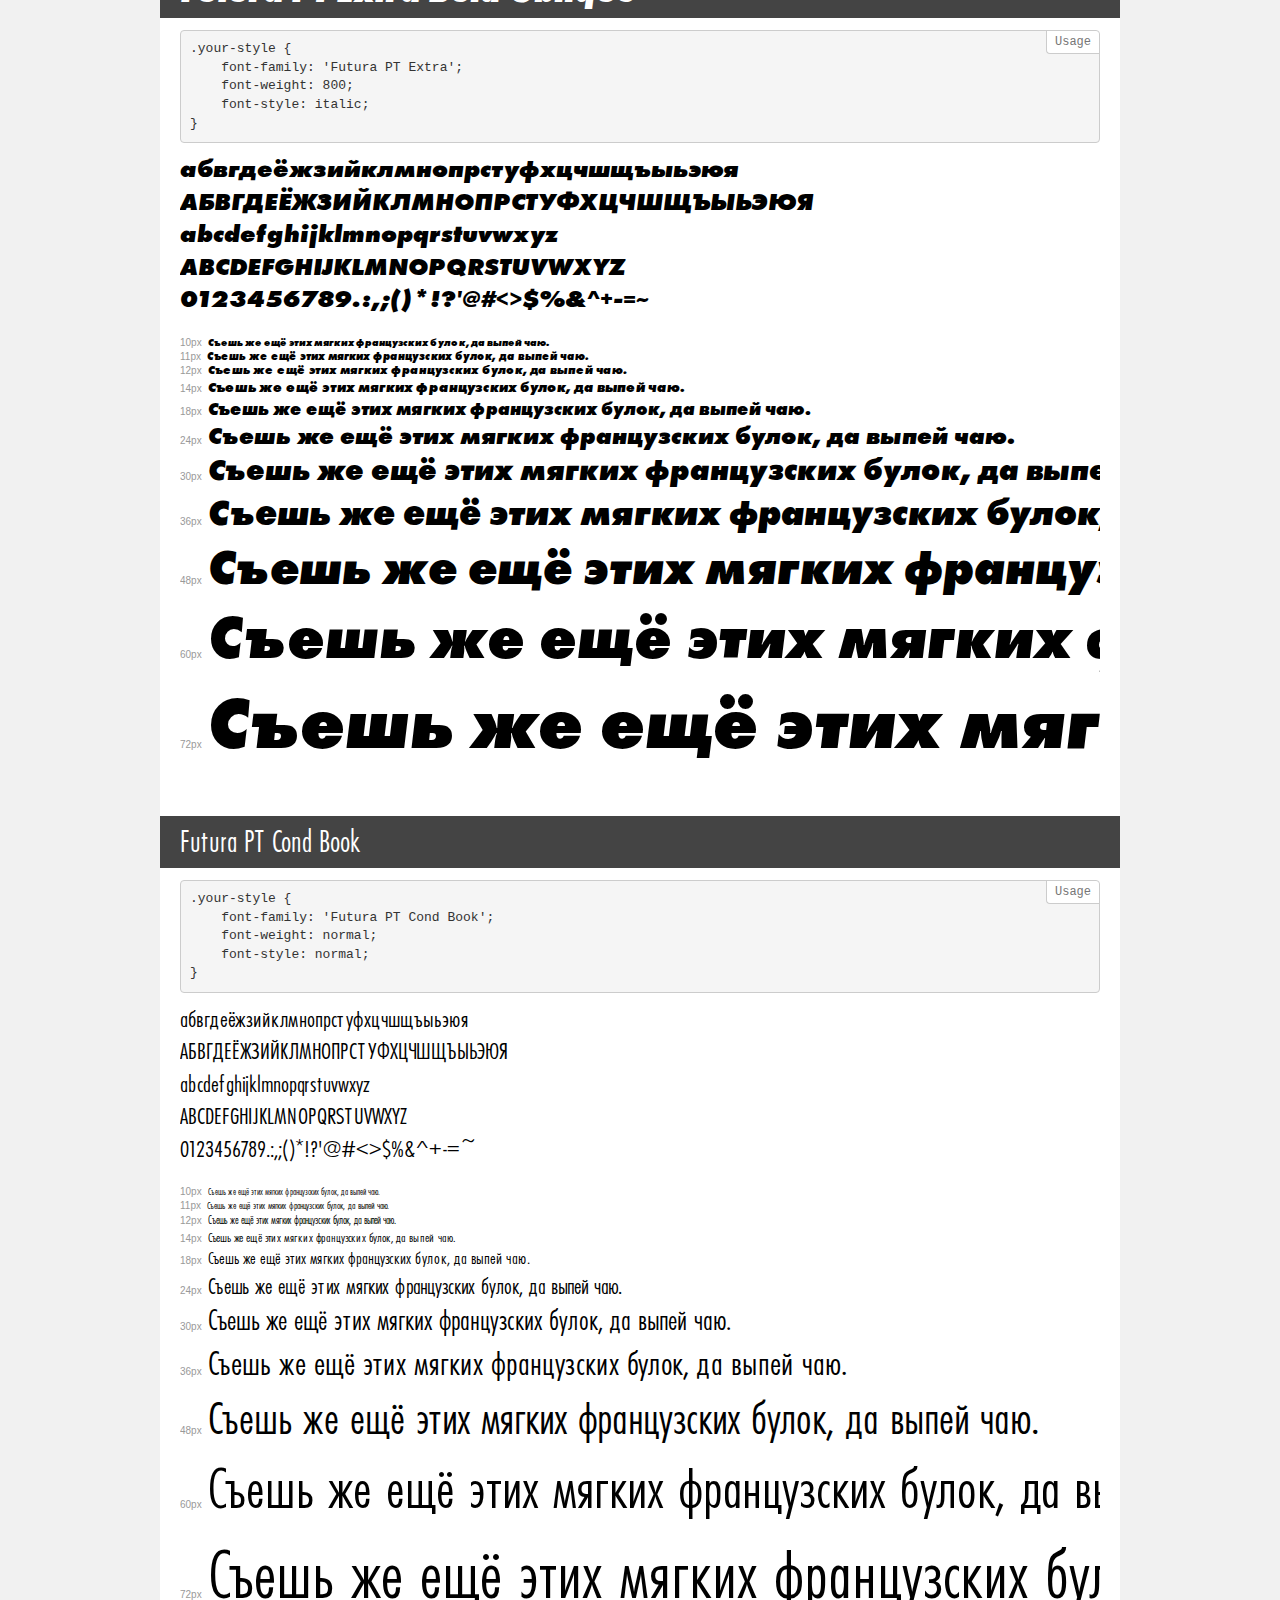
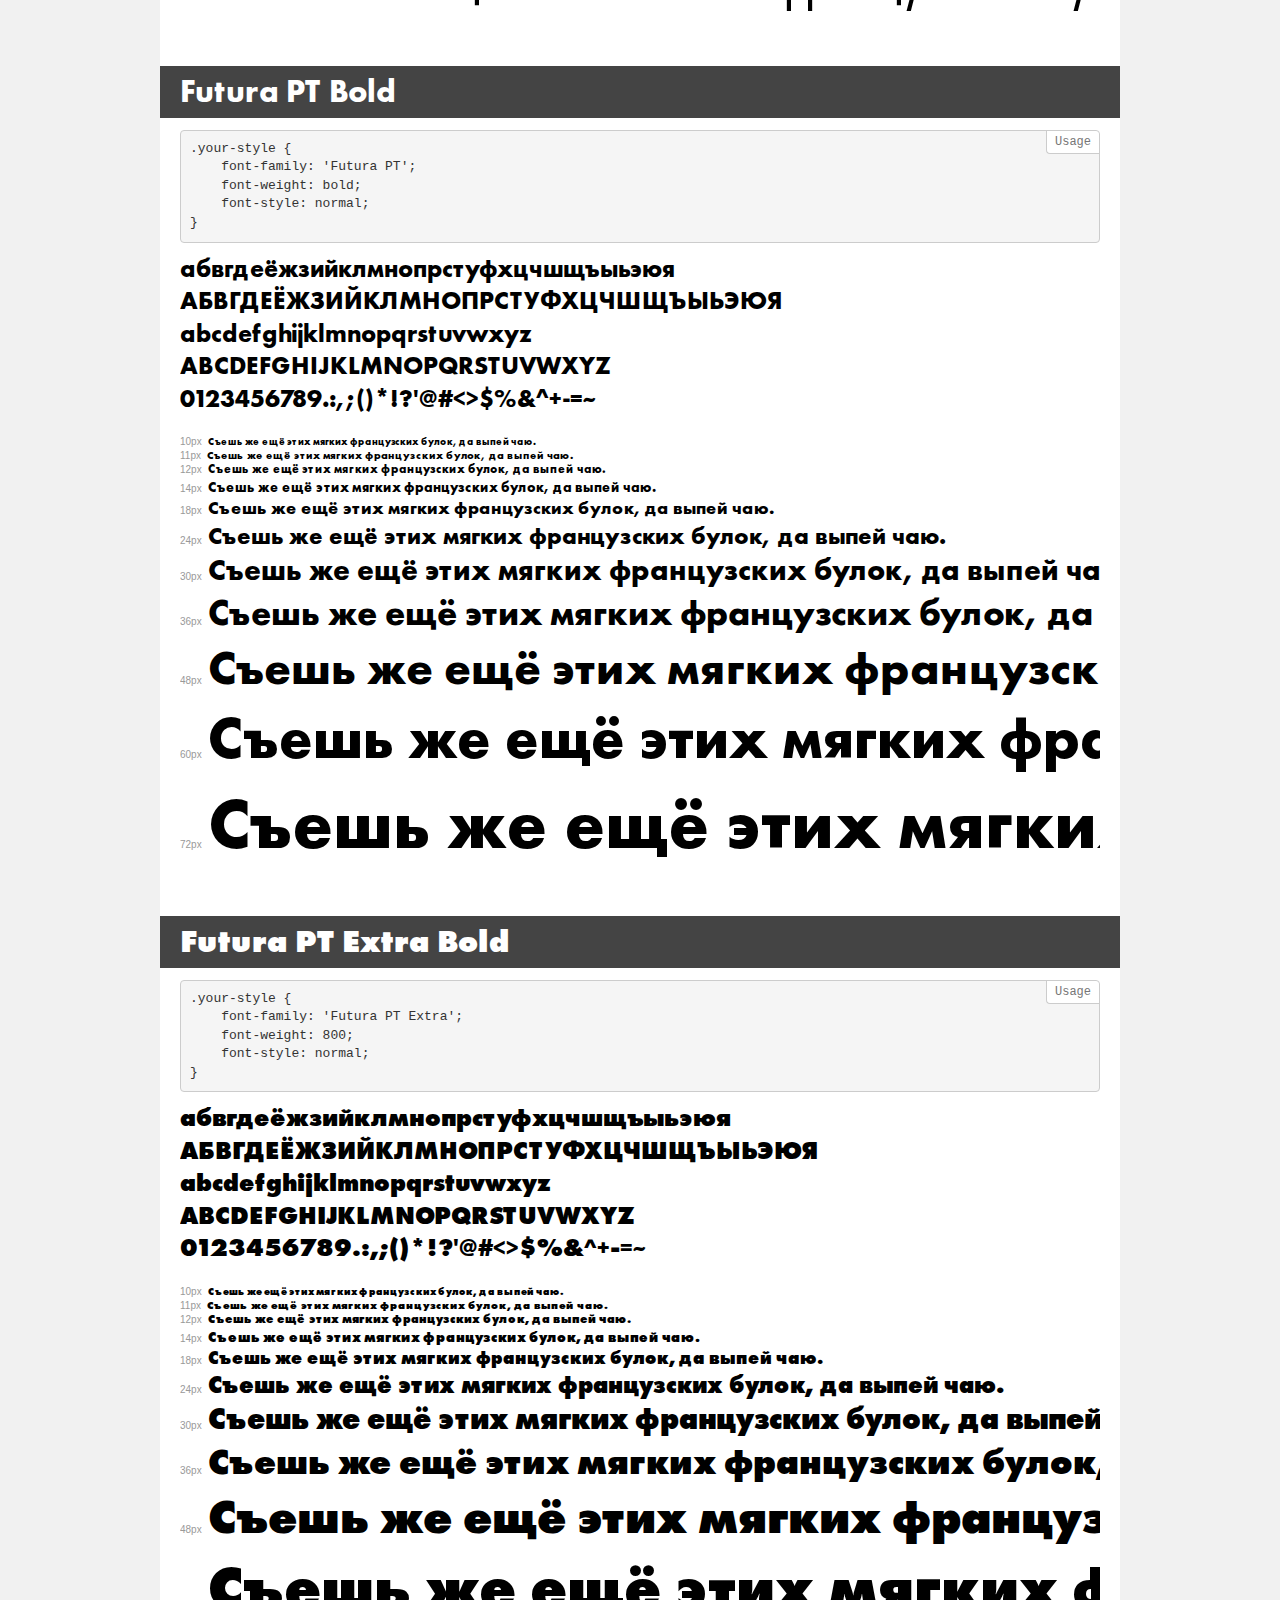
<file: fonts/demo.html>
<!DOCTYPE html>
<html>
<head>
    <meta charset="utf-8">
    <meta http-equiv="X-UA-Compatible" content="IE=edge">
    <meta name="viewport" content="width=device-width, initial-scale=1">
    <meta name="robots" content="noindex, noarchive">
    <meta name="format-detection" content="telephone=no">
    <title>Transfonter demo</title>
    <link href="stylesheet.css" rel="stylesheet">
    <style>
        /*
        http://meyerweb.com/eric/tools/css/reset/
        v2.0 | 20110126
        License: none (public domain)
        */
        html, body, div, span, applet, object, iframe,
        h1, h2, h3, h4, h5, h6, p, blockquote, pre,
        a, abbr, acronym, address, big, cite, code,
        del, dfn, em, img, ins, kbd, q, s, samp,
        small, strike, strong, sub, sup, tt, var,
        b, u, i, center,
        dl, dt, dd, ol, ul, li,
        fieldset, form, label, legend,
        table, caption, tbody, tfoot, thead, tr, th, td,
        article, aside, canvas, details, embed,
        figure, figcaption, footer, header, hgroup,
        menu, nav, output, ruby, section, summary,
        time, mark, audio, video {
            margin: 0;
            padding: 0;
            border: 0;
            font-size: 100%;
            font: inherit;
            vertical-align: baseline;
        }
        /* HTML5 display-role reset for older browsers */
        article, aside, details, figcaption, figure,
        footer, header, hgroup, menu, nav, section {
            display: block;
        }
        body {
            line-height: 1;
        }
        ol, ul {
            list-style: none;
        }
        blockquote, q {
            quotes: none;
        }
        blockquote:before, blockquote:after,
        q:before, q:after {
            content: '';
            content: none;
        }
        table {
            border-collapse: collapse;
            border-spacing: 0;
        }
        /* common styles */
        body {
            background: #f1f1f1;
            color: #000;
        }
        .page {
            background: #fff;
            width: 920px;
            margin: 0 auto;
            padding: 20px 20px 0 20px;
            overflow: hidden;
        }
        .font-container {
            overflow-x: auto;
            overflow-y: hidden;
            margin-bottom: 40px;
            line-height: 1.3;
            white-space: nowrap;
            padding-bottom: 5px;
        }
        h1 {
            position: relative;
            background: #444;
            font-size: 32px;
            color: #fff;
            padding: 10px 20px;
            margin: 0 -20px 12px -20px;
        }
        .letters {
            font-size: 25px;
            margin-bottom: 20px;
        }
        .s10:before {
            content: '10px';
        }
        .s11:before {
            content: '11px';
        }
        .s12:before {
            content: '12px';
        }
        .s14:before {
            content: '14px';
        }
        .s18:before {
            content: '18px';
        }
        .s24:before {
            content: '24px';
        }
        .s30:before {
            content: '30px';
        }
        .s36:before {
            content: '36px';
        }
        .s48:before {
            content: '48px';
        }
        .s60:before {
            content: '60px';
        }
        .s72:before {
            content: '72px';
        }
        .s10:before, .s11:before, .s12:before, .s14:before,
        .s18:before, .s24:before, .s30:before, .s36:before,
        .s48:before, .s60:before, .s72:before {
            font-family: Arial, sans-serif;
            font-size: 10px;
            font-weight: normal;
            font-style: normal;
            color: #999;
            padding-right: 6px;
        }
        pre {
            display: block;
            position: relative;
            padding: 9px;
            margin: 0 0 10px;
            font-family: Monaco, Menlo, Consolas, "Courier New", monospace !important;
            font-size: 13px;
            line-height: 1.428571429;
            color: #333;
            font-weight: normal !important;
            font-style: normal !important;
            background-color: #f5f5f5;
            border: 1px solid #ccc;
            overflow-x: auto;
            border-radius: 4px;
        }
        pre:after {
            display: block;
            position: absolute;
            right: 0;
            top: 0;
            content: 'Usage';
            line-height: 1;
            padding: 5px 8px;
            font-size: 12px;
            color: #767676;
            background-color: #fff;
            border: 1px solid #ccc;
            border-right: none;
            border-top: none;
            border-radius: 0 4px 0 4px;
            z-index: 10;
        }
        /* responsive */
        @media (max-width: 959px) {
            .page {
                width: auto;
                margin: 0;
            }
        }
    </style>
</head>
<body>
<div class="page">
    <div class="demo" style="font-family: 'Futura PT'; font-weight: 900; font-style: normal;">
        <h1>Futura PT Heavy</h1>
        <pre>.your-style {
    font-family: 'Futura PT';
    font-weight: 900;
    font-style: normal;
}</pre>
        <div class="font-container">
            <p class="letters">
                абвгдеёжзийклмнопрстуфхцчшщъыьэюя<br>
АБВГДЕЁЖЗИЙКЛМНОПРСТУФХЦЧШЩЪЫЬЭЮЯ<br>
abcdefghijklmnopqrstuvwxyz<br>
ABCDEFGHIJKLMNOPQRSTUVWXYZ<br>
                0123456789.:,;()*!?'@#<>$%&^+-=~
            </p>
            <p class="s10" style="font-size: 10px;">Съешь же ещё этих мягких французских булок, да выпей чаю.</p>
            <p class="s11" style="font-size: 11px;">Съешь же ещё этих мягких французских булок, да выпей чаю.</p>
            <p class="s12" style="font-size: 12px;">Съешь же ещё этих мягких французских булок, да выпей чаю.</p>
            <p class="s14" style="font-size: 14px;">Съешь же ещё этих мягких французских булок, да выпей чаю.</p>
            <p class="s18" style="font-size: 18px;">Съешь же ещё этих мягких французских булок, да выпей чаю.</p>
            <p class="s24" style="font-size: 24px;">Съешь же ещё этих мягких французских булок, да выпей чаю.</p>
            <p class="s30" style="font-size: 30px;">Съешь же ещё этих мягких французских булок, да выпей чаю.</p>
            <p class="s36" style="font-size: 36px;">Съешь же ещё этих мягких французских булок, да выпей чаю.</p>
            <p class="s48" style="font-size: 48px;">Съешь же ещё этих мягких французских булок, да выпей чаю.</p>
            <p class="s60" style="font-size: 60px;">Съешь же ещё этих мягких французских булок, да выпей чаю.</p>
            <p class="s72" style="font-size: 72px;">Съешь же ещё этих мягких французских булок, да выпей чаю.</p>
        </div>
    </div>
    <div class="demo" style="font-family: 'Futura PT'; font-weight: 500; font-style: normal;">
        <h1>Futura PT Medium</h1>
        <pre>.your-style {
    font-family: 'Futura PT';
    font-weight: 500;
    font-style: normal;
}</pre>
        <div class="font-container">
            <p class="letters">
                абвгдеёжзийклмнопрстуфхцчшщъыьэюя<br>
АБВГДЕЁЖЗИЙКЛМНОПРСТУФХЦЧШЩЪЫЬЭЮЯ<br>
abcdefghijklmnopqrstuvwxyz<br>
ABCDEFGHIJKLMNOPQRSTUVWXYZ<br>
                0123456789.:,;()*!?'@#<>$%&^+-=~
            </p>
            <p class="s10" style="font-size: 10px;">Съешь же ещё этих мягких французских булок, да выпей чаю.</p>
            <p class="s11" style="font-size: 11px;">Съешь же ещё этих мягких французских булок, да выпей чаю.</p>
            <p class="s12" style="font-size: 12px;">Съешь же ещё этих мягких французских булок, да выпей чаю.</p>
            <p class="s14" style="font-size: 14px;">Съешь же ещё этих мягких французских булок, да выпей чаю.</p>
            <p class="s18" style="font-size: 18px;">Съешь же ещё этих мягких французских булок, да выпей чаю.</p>
            <p class="s24" style="font-size: 24px;">Съешь же ещё этих мягких французских булок, да выпей чаю.</p>
            <p class="s30" style="font-size: 30px;">Съешь же ещё этих мягких французских булок, да выпей чаю.</p>
            <p class="s36" style="font-size: 36px;">Съешь же ещё этих мягких французских булок, да выпей чаю.</p>
            <p class="s48" style="font-size: 48px;">Съешь же ещё этих мягких французских булок, да выпей чаю.</p>
            <p class="s60" style="font-size: 60px;">Съешь же ещё этих мягких французских булок, да выпей чаю.</p>
            <p class="s72" style="font-size: 72px;">Съешь же ещё этих мягких французских булок, да выпей чаю.</p>
        </div>
    </div>
    <div class="demo" style="font-family: 'Futura PT'; font-weight: 500; font-style: italic;">
        <h1>Futura PT Medium Oblique</h1>
        <pre>.your-style {
    font-family: 'Futura PT';
    font-weight: 500;
    font-style: italic;
}</pre>
        <div class="font-container">
            <p class="letters">
                абвгдеёжзийклмнопрстуфхцчшщъыьэюя<br>
АБВГДЕЁЖЗИЙКЛМНОПРСТУФХЦЧШЩЪЫЬЭЮЯ<br>
abcdefghijklmnopqrstuvwxyz<br>
ABCDEFGHIJKLMNOPQRSTUVWXYZ<br>
                0123456789.:,;()*!?'@#<>$%&^+-=~
            </p>
            <p class="s10" style="font-size: 10px;">Съешь же ещё этих мягких французских булок, да выпей чаю.</p>
            <p class="s11" style="font-size: 11px;">Съешь же ещё этих мягких французских булок, да выпей чаю.</p>
            <p class="s12" style="font-size: 12px;">Съешь же ещё этих мягких французских булок, да выпей чаю.</p>
            <p class="s14" style="font-size: 14px;">Съешь же ещё этих мягких французских булок, да выпей чаю.</p>
            <p class="s18" style="font-size: 18px;">Съешь же ещё этих мягких французских булок, да выпей чаю.</p>
            <p class="s24" style="font-size: 24px;">Съешь же ещё этих мягких французских булок, да выпей чаю.</p>
            <p class="s30" style="font-size: 30px;">Съешь же ещё этих мягких французских булок, да выпей чаю.</p>
            <p class="s36" style="font-size: 36px;">Съешь же ещё этих мягких французских булок, да выпей чаю.</p>
            <p class="s48" style="font-size: 48px;">Съешь же ещё этих мягких французских булок, да выпей чаю.</p>
            <p class="s60" style="font-size: 60px;">Съешь же ещё этих мягких французских булок, да выпей чаю.</p>
            <p class="s72" style="font-size: 72px;">Съешь же ещё этих мягких французских булок, да выпей чаю.</p>
        </div>
    </div>
    <div class="demo" style="font-family: 'Futura PT Cond'; font-weight: 500; font-style: normal;">
        <h1>Futura PT Cond Medium</h1>
        <pre>.your-style {
    font-family: 'Futura PT Cond';
    font-weight: 500;
    font-style: normal;
}</pre>
        <div class="font-container">
            <p class="letters">
                абвгдеёжзийклмнопрстуфхцчшщъыьэюя<br>
АБВГДЕЁЖЗИЙКЛМНОПРСТУФХЦЧШЩЪЫЬЭЮЯ<br>
abcdefghijklmnopqrstuvwxyz<br>
ABCDEFGHIJKLMNOPQRSTUVWXYZ<br>
                0123456789.:,;()*!?'@#<>$%&^+-=~
            </p>
            <p class="s10" style="font-size: 10px;">Съешь же ещё этих мягких французских булок, да выпей чаю.</p>
            <p class="s11" style="font-size: 11px;">Съешь же ещё этих мягких французских булок, да выпей чаю.</p>
            <p class="s12" style="font-size: 12px;">Съешь же ещё этих мягких французских булок, да выпей чаю.</p>
            <p class="s14" style="font-size: 14px;">Съешь же ещё этих мягких французских булок, да выпей чаю.</p>
            <p class="s18" style="font-size: 18px;">Съешь же ещё этих мягких французских булок, да выпей чаю.</p>
            <p class="s24" style="font-size: 24px;">Съешь же ещё этих мягких французских булок, да выпей чаю.</p>
            <p class="s30" style="font-size: 30px;">Съешь же ещё этих мягких французских булок, да выпей чаю.</p>
            <p class="s36" style="font-size: 36px;">Съешь же ещё этих мягких французских булок, да выпей чаю.</p>
            <p class="s48" style="font-size: 48px;">Съешь же ещё этих мягких французских булок, да выпей чаю.</p>
            <p class="s60" style="font-size: 60px;">Съешь же ещё этих мягких французских булок, да выпей чаю.</p>
            <p class="s72" style="font-size: 72px;">Съешь же ещё этих мягких французских булок, да выпей чаю.</p>
        </div>
    </div>
    <div class="demo" style="font-family: 'Futura PT'; font-weight: 300; font-style: italic;">
        <h1>Futura PT Light Oblique</h1>
        <pre>.your-style {
    font-family: 'Futura PT';
    font-weight: 300;
    font-style: italic;
}</pre>
        <div class="font-container">
            <p class="letters">
                абвгдеёжзийклмнопрстуфхцчшщъыьэюя<br>
АБВГДЕЁЖЗИЙКЛМНОПРСТУФХЦЧШЩЪЫЬЭЮЯ<br>
abcdefghijklmnopqrstuvwxyz<br>
ABCDEFGHIJKLMNOPQRSTUVWXYZ<br>
                0123456789.:,;()*!?'@#<>$%&^+-=~
            </p>
            <p class="s10" style="font-size: 10px;">Съешь же ещё этих мягких французских булок, да выпей чаю.</p>
            <p class="s11" style="font-size: 11px;">Съешь же ещё этих мягких французских булок, да выпей чаю.</p>
            <p class="s12" style="font-size: 12px;">Съешь же ещё этих мягких французских булок, да выпей чаю.</p>
            <p class="s14" style="font-size: 14px;">Съешь же ещё этих мягких французских булок, да выпей чаю.</p>
            <p class="s18" style="font-size: 18px;">Съешь же ещё этих мягких французских булок, да выпей чаю.</p>
            <p class="s24" style="font-size: 24px;">Съешь же ещё этих мягких французских булок, да выпей чаю.</p>
            <p class="s30" style="font-size: 30px;">Съешь же ещё этих мягких французских булок, да выпей чаю.</p>
            <p class="s36" style="font-size: 36px;">Съешь же ещё этих мягких французских булок, да выпей чаю.</p>
            <p class="s48" style="font-size: 48px;">Съешь же ещё этих мягких французских булок, да выпей чаю.</p>
            <p class="s60" style="font-size: 60px;">Съешь же ещё этих мягких французских булок, да выпей чаю.</p>
            <p class="s72" style="font-size: 72px;">Съешь же ещё этих мягких французских булок, да выпей чаю.</p>
        </div>
    </div>
    <div class="demo" style="font-family: 'Futura PT Book'; font-weight: normal; font-style: normal;">
        <h1>Futura PT Book</h1>
        <pre>.your-style {
    font-family: 'Futura PT Book';
    font-weight: normal;
    font-style: normal;
}</pre>
        <div class="font-container">
            <p class="letters">
                абвгдеёжзийклмнопрстуфхцчшщъыьэюя<br>
АБВГДЕЁЖЗИЙКЛМНОПРСТУФХЦЧШЩЪЫЬЭЮЯ<br>
abcdefghijklmnopqrstuvwxyz<br>
ABCDEFGHIJKLMNOPQRSTUVWXYZ<br>
                0123456789.:,;()*!?'@#<>$%&^+-=~
            </p>
            <p class="s10" style="font-size: 10px;">Съешь же ещё этих мягких французских булок, да выпей чаю.</p>
            <p class="s11" style="font-size: 11px;">Съешь же ещё этих мягких французских булок, да выпей чаю.</p>
            <p class="s12" style="font-size: 12px;">Съешь же ещё этих мягких французских булок, да выпей чаю.</p>
            <p class="s14" style="font-size: 14px;">Съешь же ещё этих мягких французских булок, да выпей чаю.</p>
            <p class="s18" style="font-size: 18px;">Съешь же ещё этих мягких французских булок, да выпей чаю.</p>
            <p class="s24" style="font-size: 24px;">Съешь же ещё этих мягких французских булок, да выпей чаю.</p>
            <p class="s30" style="font-size: 30px;">Съешь же ещё этих мягких французских булок, да выпей чаю.</p>
            <p class="s36" style="font-size: 36px;">Съешь же ещё этих мягких французских булок, да выпей чаю.</p>
            <p class="s48" style="font-size: 48px;">Съешь же ещё этих мягких французских булок, да выпей чаю.</p>
            <p class="s60" style="font-size: 60px;">Съешь же ещё этих мягких французских булок, да выпей чаю.</p>
            <p class="s72" style="font-size: 72px;">Съешь же ещё этих мягких французских булок, да выпей чаю.</p>
        </div>
    </div>
    <div class="demo" style="font-family: 'Futura PT Cond'; font-weight: bold; font-style: normal;">
        <h1>Futura PT Cond Bold</h1>
        <pre>.your-style {
    font-family: 'Futura PT Cond';
    font-weight: bold;
    font-style: normal;
}</pre>
        <div class="font-container">
            <p class="letters">
                абвгдеёжзийклмнопрстуфхцчшщъыьэюя<br>
АБВГДЕЁЖЗИЙКЛМНОПРСТУФХЦЧШЩЪЫЬЭЮЯ<br>
abcdefghijklmnopqrstuvwxyz<br>
ABCDEFGHIJKLMNOPQRSTUVWXYZ<br>
                0123456789.:,;()*!?'@#<>$%&^+-=~
            </p>
            <p class="s10" style="font-size: 10px;">Съешь же ещё этих мягких французских булок, да выпей чаю.</p>
            <p class="s11" style="font-size: 11px;">Съешь же ещё этих мягких французских булок, да выпей чаю.</p>
            <p class="s12" style="font-size: 12px;">Съешь же ещё этих мягких французских булок, да выпей чаю.</p>
            <p class="s14" style="font-size: 14px;">Съешь же ещё этих мягких французских булок, да выпей чаю.</p>
            <p class="s18" style="font-size: 18px;">Съешь же ещё этих мягких французских булок, да выпей чаю.</p>
            <p class="s24" style="font-size: 24px;">Съешь же ещё этих мягких французских булок, да выпей чаю.</p>
            <p class="s30" style="font-size: 30px;">Съешь же ещё этих мягких французских булок, да выпей чаю.</p>
            <p class="s36" style="font-size: 36px;">Съешь же ещё этих мягких французских булок, да выпей чаю.</p>
            <p class="s48" style="font-size: 48px;">Съешь же ещё этих мягких французских булок, да выпей чаю.</p>
            <p class="s60" style="font-size: 60px;">Съешь же ещё этих мягких французских булок, да выпей чаю.</p>
            <p class="s72" style="font-size: 72px;">Съешь же ещё этих мягких французских булок, да выпей чаю.</p>
        </div>
    </div>
    <div class="demo" style="font-family: 'Futura PT Book'; font-weight: normal; font-style: italic;">
        <h1>Futura PT Book Oblique</h1>
        <pre>.your-style {
    font-family: 'Futura PT Book';
    font-weight: normal;
    font-style: italic;
}</pre>
        <div class="font-container">
            <p class="letters">
                абвгдеёжзийклмнопрстуфхцчшщъыьэюя<br>
АБВГДЕЁЖЗИЙКЛМНОПРСТУФХЦЧШЩЪЫЬЭЮЯ<br>
abcdefghijklmnopqrstuvwxyz<br>
ABCDEFGHIJKLMNOPQRSTUVWXYZ<br>
                0123456789.:,;()*!?'@#<>$%&^+-=~
            </p>
            <p class="s10" style="font-size: 10px;">Съешь же ещё этих мягких французских булок, да выпей чаю.</p>
            <p class="s11" style="font-size: 11px;">Съешь же ещё этих мягких французских булок, да выпей чаю.</p>
            <p class="s12" style="font-size: 12px;">Съешь же ещё этих мягких французских булок, да выпей чаю.</p>
            <p class="s14" style="font-size: 14px;">Съешь же ещё этих мягких французских булок, да выпей чаю.</p>
            <p class="s18" style="font-size: 18px;">Съешь же ещё этих мягких французских булок, да выпей чаю.</p>
            <p class="s24" style="font-size: 24px;">Съешь же ещё этих мягких французских булок, да выпей чаю.</p>
            <p class="s30" style="font-size: 30px;">Съешь же ещё этих мягких французских булок, да выпей чаю.</p>
            <p class="s36" style="font-size: 36px;">Съешь же ещё этих мягких французских булок, да выпей чаю.</p>
            <p class="s48" style="font-size: 48px;">Съешь же ещё этих мягких французских булок, да выпей чаю.</p>
            <p class="s60" style="font-size: 60px;">Съешь же ещё этих мягких французских булок, да выпей чаю.</p>
            <p class="s72" style="font-size: 72px;">Съешь же ещё этих мягких французских булок, да выпей чаю.</p>
        </div>
    </div>
    <div class="demo" style="font-family: 'Futura PT Cond Extra'; font-weight: 800; font-style: italic;">
        <h1>Futura PT Cond Extra Bold Oblique</h1>
        <pre>.your-style {
    font-family: 'Futura PT Cond Extra';
    font-weight: 800;
    font-style: italic;
}</pre>
        <div class="font-container">
            <p class="letters">
                абвгдеёжзийклмнопрстуфхцчшщъыьэюя<br>
АБВГДЕЁЖЗИЙКЛМНОПРСТУФХЦЧШЩЪЫЬЭЮЯ<br>
abcdefghijklmnopqrstuvwxyz<br>
ABCDEFGHIJKLMNOPQRSTUVWXYZ<br>
                0123456789.:,;()*!?'@#<>$%&^+-=~
            </p>
            <p class="s10" style="font-size: 10px;">Съешь же ещё этих мягких французских булок, да выпей чаю.</p>
            <p class="s11" style="font-size: 11px;">Съешь же ещё этих мягких французских булок, да выпей чаю.</p>
            <p class="s12" style="font-size: 12px;">Съешь же ещё этих мягких французских булок, да выпей чаю.</p>
            <p class="s14" style="font-size: 14px;">Съешь же ещё этих мягких французских булок, да выпей чаю.</p>
            <p class="s18" style="font-size: 18px;">Съешь же ещё этих мягких французских булок, да выпей чаю.</p>
            <p class="s24" style="font-size: 24px;">Съешь же ещё этих мягких французских булок, да выпей чаю.</p>
            <p class="s30" style="font-size: 30px;">Съешь же ещё этих мягких французских булок, да выпей чаю.</p>
            <p class="s36" style="font-size: 36px;">Съешь же ещё этих мягких французских булок, да выпей чаю.</p>
            <p class="s48" style="font-size: 48px;">Съешь же ещё этих мягких французских булок, да выпей чаю.</p>
            <p class="s60" style="font-size: 60px;">Съешь же ещё этих мягких французских булок, да выпей чаю.</p>
            <p class="s72" style="font-size: 72px;">Съешь же ещё этих мягких французских булок, да выпей чаю.</p>
        </div>
    </div>
    <div class="demo" style="font-family: 'Futura PT'; font-weight: 300; font-style: normal;">
        <h1>Futura PT Light</h1>
        <pre>.your-style {
    font-family: 'Futura PT';
    font-weight: 300;
    font-style: normal;
}</pre>
        <div class="font-container">
            <p class="letters">
                абвгдеёжзийклмнопрстуфхцчшщъыьэюя<br>
АБВГДЕЁЖЗИЙКЛМНОПРСТУФХЦЧШЩЪЫЬЭЮЯ<br>
abcdefghijklmnopqrstuvwxyz<br>
ABCDEFGHIJKLMNOPQRSTUVWXYZ<br>
                0123456789.:,;()*!?'@#<>$%&^+-=~
            </p>
            <p class="s10" style="font-size: 10px;">Съешь же ещё этих мягких французских булок, да выпей чаю.</p>
            <p class="s11" style="font-size: 11px;">Съешь же ещё этих мягких французских булок, да выпей чаю.</p>
            <p class="s12" style="font-size: 12px;">Съешь же ещё этих мягких французских булок, да выпей чаю.</p>
            <p class="s14" style="font-size: 14px;">Съешь же ещё этих мягких французских булок, да выпей чаю.</p>
            <p class="s18" style="font-size: 18px;">Съешь же ещё этих мягких французских булок, да выпей чаю.</p>
            <p class="s24" style="font-size: 24px;">Съешь же ещё этих мягких французских булок, да выпей чаю.</p>
            <p class="s30" style="font-size: 30px;">Съешь же ещё этих мягких французских булок, да выпей чаю.</p>
            <p class="s36" style="font-size: 36px;">Съешь же ещё этих мягких французских булок, да выпей чаю.</p>
            <p class="s48" style="font-size: 48px;">Съешь же ещё этих мягких французских булок, да выпей чаю.</p>
            <p class="s60" style="font-size: 60px;">Съешь же ещё этих мягких французских булок, да выпей чаю.</p>
            <p class="s72" style="font-size: 72px;">Съешь же ещё этих мягких французских булок, да выпей чаю.</p>
        </div>
    </div>
    <div class="demo" style="font-family: 'Futura PT'; font-weight: bold; font-style: italic;">
        <h1>Futura PT Bold Oblique</h1>
        <pre>.your-style {
    font-family: 'Futura PT';
    font-weight: bold;
    font-style: italic;
}</pre>
        <div class="font-container">
            <p class="letters">
                абвгдеёжзийклмнопрстуфхцчшщъыьэюя<br>
АБВГДЕЁЖЗИЙКЛМНОПРСТУФХЦЧШЩЪЫЬЭЮЯ<br>
abcdefghijklmnopqrstuvwxyz<br>
ABCDEFGHIJKLMNOPQRSTUVWXYZ<br>
                0123456789.:,;()*!?'@#<>$%&^+-=~
            </p>
            <p class="s10" style="font-size: 10px;">Съешь же ещё этих мягких французских булок, да выпей чаю.</p>
            <p class="s11" style="font-size: 11px;">Съешь же ещё этих мягких французских булок, да выпей чаю.</p>
            <p class="s12" style="font-size: 12px;">Съешь же ещё этих мягких французских булок, да выпей чаю.</p>
            <p class="s14" style="font-size: 14px;">Съешь же ещё этих мягких французских булок, да выпей чаю.</p>
            <p class="s18" style="font-size: 18px;">Съешь же ещё этих мягких французских булок, да выпей чаю.</p>
            <p class="s24" style="font-size: 24px;">Съешь же ещё этих мягких французских булок, да выпей чаю.</p>
            <p class="s30" style="font-size: 30px;">Съешь же ещё этих мягких французских булок, да выпей чаю.</p>
            <p class="s36" style="font-size: 36px;">Съешь же ещё этих мягких французских булок, да выпей чаю.</p>
            <p class="s48" style="font-size: 48px;">Съешь же ещё этих мягких французских булок, да выпей чаю.</p>
            <p class="s60" style="font-size: 60px;">Съешь же ещё этих мягких французских булок, да выпей чаю.</p>
            <p class="s72" style="font-size: 72px;">Съешь же ещё этих мягких французских булок, да выпей чаю.</p>
        </div>
    </div>
    <div class="demo" style="font-family: 'Futura PT Demi'; font-weight: 600; font-style: italic;">
        <h1>Futura PT Demi Oblique</h1>
        <pre>.your-style {
    font-family: 'Futura PT Demi';
    font-weight: 600;
    font-style: italic;
}</pre>
        <div class="font-container">
            <p class="letters">
                абвгдеёжзийклмнопрстуфхцчшщъыьэюя<br>
АБВГДЕЁЖЗИЙКЛМНОПРСТУФХЦЧШЩЪЫЬЭЮЯ<br>
abcdefghijklmnopqrstuvwxyz<br>
ABCDEFGHIJKLMNOPQRSTUVWXYZ<br>
                0123456789.:,;()*!?'@#<>$%&^+-=~
            </p>
            <p class="s10" style="font-size: 10px;">Съешь же ещё этих мягких французских булок, да выпей чаю.</p>
            <p class="s11" style="font-size: 11px;">Съешь же ещё этих мягких французских булок, да выпей чаю.</p>
            <p class="s12" style="font-size: 12px;">Съешь же ещё этих мягких французских булок, да выпей чаю.</p>
            <p class="s14" style="font-size: 14px;">Съешь же ещё этих мягких французских булок, да выпей чаю.</p>
            <p class="s18" style="font-size: 18px;">Съешь же ещё этих мягких французских булок, да выпей чаю.</p>
            <p class="s24" style="font-size: 24px;">Съешь же ещё этих мягких французских булок, да выпей чаю.</p>
            <p class="s30" style="font-size: 30px;">Съешь же ещё этих мягких французских булок, да выпей чаю.</p>
            <p class="s36" style="font-size: 36px;">Съешь же ещё этих мягких французских булок, да выпей чаю.</p>
            <p class="s48" style="font-size: 48px;">Съешь же ещё этих мягких французских булок, да выпей чаю.</p>
            <p class="s60" style="font-size: 60px;">Съешь же ещё этих мягких французских булок, да выпей чаю.</p>
            <p class="s72" style="font-size: 72px;">Съешь же ещё этих мягких французских булок, да выпей чаю.</p>
        </div>
    </div>
    <div class="demo" style="font-family: 'Futura PT Cond Extra'; font-weight: 800; font-style: normal;">
        <h1>Futura PT Cond Extra Bold</h1>
        <pre>.your-style {
    font-family: 'Futura PT Cond Extra';
    font-weight: 800;
    font-style: normal;
}</pre>
        <div class="font-container">
            <p class="letters">
                абвгдеёжзийклмнопрстуфхцчшщъыьэюя<br>
АБВГДЕЁЖЗИЙКЛМНОПРСТУФХЦЧШЩЪЫЬЭЮЯ<br>
abcdefghijklmnopqrstuvwxyz<br>
ABCDEFGHIJKLMNOPQRSTUVWXYZ<br>
                0123456789.:,;()*!?'@#<>$%&^+-=~
            </p>
            <p class="s10" style="font-size: 10px;">Съешь же ещё этих мягких французских булок, да выпей чаю.</p>
            <p class="s11" style="font-size: 11px;">Съешь же ещё этих мягких французских булок, да выпей чаю.</p>
            <p class="s12" style="font-size: 12px;">Съешь же ещё этих мягких французских булок, да выпей чаю.</p>
            <p class="s14" style="font-size: 14px;">Съешь же ещё этих мягких французских булок, да выпей чаю.</p>
            <p class="s18" style="font-size: 18px;">Съешь же ещё этих мягких французских булок, да выпей чаю.</p>
            <p class="s24" style="font-size: 24px;">Съешь же ещё этих мягких французских булок, да выпей чаю.</p>
            <p class="s30" style="font-size: 30px;">Съешь же ещё этих мягких французских булок, да выпей чаю.</p>
            <p class="s36" style="font-size: 36px;">Съешь же ещё этих мягких французских булок, да выпей чаю.</p>
            <p class="s48" style="font-size: 48px;">Съешь же ещё этих мягких французских булок, да выпей чаю.</p>
            <p class="s60" style="font-size: 60px;">Съешь же ещё этих мягких французских булок, да выпей чаю.</p>
            <p class="s72" style="font-size: 72px;">Съешь же ещё этих мягких французских булок, да выпей чаю.</p>
        </div>
    </div>
    <div class="demo" style="font-family: 'Futura PT Demi'; font-weight: 600; font-style: normal;">
        <h1>Futura PT Demi</h1>
        <pre>.your-style {
    font-family: 'Futura PT Demi';
    font-weight: 600;
    font-style: normal;
}</pre>
        <div class="font-container">
            <p class="letters">
                абвгдеёжзийклмнопрстуфхцчшщъыьэюя<br>
АБВГДЕЁЖЗИЙКЛМНОПРСТУФХЦЧШЩЪЫЬЭЮЯ<br>
abcdefghijklmnopqrstuvwxyz<br>
ABCDEFGHIJKLMNOPQRSTUVWXYZ<br>
                0123456789.:,;()*!?'@#<>$%&^+-=~
            </p>
            <p class="s10" style="font-size: 10px;">Съешь же ещё этих мягких французских булок, да выпей чаю.</p>
            <p class="s11" style="font-size: 11px;">Съешь же ещё этих мягких французских булок, да выпей чаю.</p>
            <p class="s12" style="font-size: 12px;">Съешь же ещё этих мягких французских булок, да выпей чаю.</p>
            <p class="s14" style="font-size: 14px;">Съешь же ещё этих мягких французских булок, да выпей чаю.</p>
            <p class="s18" style="font-size: 18px;">Съешь же ещё этих мягких французских булок, да выпей чаю.</p>
            <p class="s24" style="font-size: 24px;">Съешь же ещё этих мягких французских булок, да выпей чаю.</p>
            <p class="s30" style="font-size: 30px;">Съешь же ещё этих мягких французских булок, да выпей чаю.</p>
            <p class="s36" style="font-size: 36px;">Съешь же ещё этих мягких французских булок, да выпей чаю.</p>
            <p class="s48" style="font-size: 48px;">Съешь же ещё этих мягких французских булок, да выпей чаю.</p>
            <p class="s60" style="font-size: 60px;">Съешь же ещё этих мягких французских булок, да выпей чаю.</p>
            <p class="s72" style="font-size: 72px;">Съешь же ещё этих мягких французских булок, да выпей чаю.</p>
        </div>
    </div>
    <div class="demo" style="font-family: 'Futura PT'; font-weight: 900; font-style: italic;">
        <h1>Futura PT Heavy Oblique</h1>
        <pre>.your-style {
    font-family: 'Futura PT';
    font-weight: 900;
    font-style: italic;
}</pre>
        <div class="font-container">
            <p class="letters">
                абвгдеёжзийклмнопрстуфхцчшщъыьэюя<br>
АБВГДЕЁЖЗИЙКЛМНОПРСТУФХЦЧШЩЪЫЬЭЮЯ<br>
abcdefghijklmnopqrstuvwxyz<br>
ABCDEFGHIJKLMNOPQRSTUVWXYZ<br>
                0123456789.:,;()*!?'@#<>$%&^+-=~
            </p>
            <p class="s10" style="font-size: 10px;">Съешь же ещё этих мягких французских булок, да выпей чаю.</p>
            <p class="s11" style="font-size: 11px;">Съешь же ещё этих мягких французских булок, да выпей чаю.</p>
            <p class="s12" style="font-size: 12px;">Съешь же ещё этих мягких французских булок, да выпей чаю.</p>
            <p class="s14" style="font-size: 14px;">Съешь же ещё этих мягких французских булок, да выпей чаю.</p>
            <p class="s18" style="font-size: 18px;">Съешь же ещё этих мягких французских булок, да выпей чаю.</p>
            <p class="s24" style="font-size: 24px;">Съешь же ещё этих мягких французских булок, да выпей чаю.</p>
            <p class="s30" style="font-size: 30px;">Съешь же ещё этих мягких французских булок, да выпей чаю.</p>
            <p class="s36" style="font-size: 36px;">Съешь же ещё этих мягких французских булок, да выпей чаю.</p>
            <p class="s48" style="font-size: 48px;">Съешь же ещё этих мягких французских булок, да выпей чаю.</p>
            <p class="s60" style="font-size: 60px;">Съешь же ещё этих мягких французских булок, да выпей чаю.</p>
            <p class="s72" style="font-size: 72px;">Съешь же ещё этих мягких французских булок, да выпей чаю.</p>
        </div>
    </div>
    <div class="demo" style="font-family: 'Futura PT Extra'; font-weight: 800; font-style: italic;">
        <h1>Futura PT Extra Bold Oblique</h1>
        <pre>.your-style {
    font-family: 'Futura PT Extra';
    font-weight: 800;
    font-style: italic;
}</pre>
        <div class="font-container">
            <p class="letters">
                абвгдеёжзийклмнопрстуфхцчшщъыьэюя<br>
АБВГДЕЁЖЗИЙКЛМНОПРСТУФХЦЧШЩЪЫЬЭЮЯ<br>
abcdefghijklmnopqrstuvwxyz<br>
ABCDEFGHIJKLMNOPQRSTUVWXYZ<br>
                0123456789.:,;()*!?'@#<>$%&^+-=~
            </p>
            <p class="s10" style="font-size: 10px;">Съешь же ещё этих мягких французских булок, да выпей чаю.</p>
            <p class="s11" style="font-size: 11px;">Съешь же ещё этих мягких французских булок, да выпей чаю.</p>
            <p class="s12" style="font-size: 12px;">Съешь же ещё этих мягких французских булок, да выпей чаю.</p>
            <p class="s14" style="font-size: 14px;">Съешь же ещё этих мягких французских булок, да выпей чаю.</p>
            <p class="s18" style="font-size: 18px;">Съешь же ещё этих мягких французских булок, да выпей чаю.</p>
            <p class="s24" style="font-size: 24px;">Съешь же ещё этих мягких французских булок, да выпей чаю.</p>
            <p class="s30" style="font-size: 30px;">Съешь же ещё этих мягких французских булок, да выпей чаю.</p>
            <p class="s36" style="font-size: 36px;">Съешь же ещё этих мягких французских булок, да выпей чаю.</p>
            <p class="s48" style="font-size: 48px;">Съешь же ещё этих мягких французских булок, да выпей чаю.</p>
            <p class="s60" style="font-size: 60px;">Съешь же ещё этих мягких французских булок, да выпей чаю.</p>
            <p class="s72" style="font-size: 72px;">Съешь же ещё этих мягких французских булок, да выпей чаю.</p>
        </div>
    </div>
    <div class="demo" style="font-family: 'Futura PT Cond Book'; font-weight: normal; font-style: normal;">
        <h1>Futura PT Cond Book</h1>
        <pre>.your-style {
    font-family: 'Futura PT Cond Book';
    font-weight: normal;
    font-style: normal;
}</pre>
        <div class="font-container">
            <p class="letters">
                абвгдеёжзийклмнопрстуфхцчшщъыьэюя<br>
АБВГДЕЁЖЗИЙКЛМНОПРСТУФХЦЧШЩЪЫЬЭЮЯ<br>
abcdefghijklmnopqrstuvwxyz<br>
ABCDEFGHIJKLMNOPQRSTUVWXYZ<br>
                0123456789.:,;()*!?'@#<>$%&^+-=~
            </p>
            <p class="s10" style="font-size: 10px;">Съешь же ещё этих мягких французских булок, да выпей чаю.</p>
            <p class="s11" style="font-size: 11px;">Съешь же ещё этих мягких французских булок, да выпей чаю.</p>
            <p class="s12" style="font-size: 12px;">Съешь же ещё этих мягких французских булок, да выпей чаю.</p>
            <p class="s14" style="font-size: 14px;">Съешь же ещё этих мягких французских булок, да выпей чаю.</p>
            <p class="s18" style="font-size: 18px;">Съешь же ещё этих мягких французских булок, да выпей чаю.</p>
            <p class="s24" style="font-size: 24px;">Съешь же ещё этих мягких французских булок, да выпей чаю.</p>
            <p class="s30" style="font-size: 30px;">Съешь же ещё этих мягких французских булок, да выпей чаю.</p>
            <p class="s36" style="font-size: 36px;">Съешь же ещё этих мягких французских булок, да выпей чаю.</p>
            <p class="s48" style="font-size: 48px;">Съешь же ещё этих мягких французских булок, да выпей чаю.</p>
            <p class="s60" style="font-size: 60px;">Съешь же ещё этих мягких французских булок, да выпей чаю.</p>
            <p class="s72" style="font-size: 72px;">Съешь же ещё этих мягких французских булок, да выпей чаю.</p>
        </div>
    </div>
    <div class="demo" style="font-family: 'Futura PT'; font-weight: bold; font-style: normal;">
        <h1>Futura PT Bold</h1>
        <pre>.your-style {
    font-family: 'Futura PT';
    font-weight: bold;
    font-style: normal;
}</pre>
        <div class="font-container">
            <p class="letters">
                абвгдеёжзийклмнопрстуфхцчшщъыьэюя<br>
АБВГДЕЁЖЗИЙКЛМНОПРСТУФХЦЧШЩЪЫЬЭЮЯ<br>
abcdefghijklmnopqrstuvwxyz<br>
ABCDEFGHIJKLMNOPQRSTUVWXYZ<br>
                0123456789.:,;()*!?'@#<>$%&^+-=~
            </p>
            <p class="s10" style="font-size: 10px;">Съешь же ещё этих мягких французских булок, да выпей чаю.</p>
            <p class="s11" style="font-size: 11px;">Съешь же ещё этих мягких французских булок, да выпей чаю.</p>
            <p class="s12" style="font-size: 12px;">Съешь же ещё этих мягких французских булок, да выпей чаю.</p>
            <p class="s14" style="font-size: 14px;">Съешь же ещё этих мягких французских булок, да выпей чаю.</p>
            <p class="s18" style="font-size: 18px;">Съешь же ещё этих мягких французских булок, да выпей чаю.</p>
            <p class="s24" style="font-size: 24px;">Съешь же ещё этих мягких французских булок, да выпей чаю.</p>
            <p class="s30" style="font-size: 30px;">Съешь же ещё этих мягких французских булок, да выпей чаю.</p>
            <p class="s36" style="font-size: 36px;">Съешь же ещё этих мягких французских булок, да выпей чаю.</p>
            <p class="s48" style="font-size: 48px;">Съешь же ещё этих мягких французских булок, да выпей чаю.</p>
            <p class="s60" style="font-size: 60px;">Съешь же ещё этих мягких французских булок, да выпей чаю.</p>
            <p class="s72" style="font-size: 72px;">Съешь же ещё этих мягких французских булок, да выпей чаю.</p>
        </div>
    </div>
    <div class="demo" style="font-family: 'Futura PT Extra'; font-weight: 800; font-style: normal;">
        <h1>Futura PT Extra Bold</h1>
        <pre>.your-style {
    font-family: 'Futura PT Extra';
    font-weight: 800;
    font-style: normal;
}</pre>
        <div class="font-container">
            <p class="letters">
                абвгдеёжзийклмнопрстуфхцчшщъыьэюя<br>
АБВГДЕЁЖЗИЙКЛМНОПРСТУФХЦЧШЩЪЫЬЭЮЯ<br>
abcdefghijklmnopqrstuvwxyz<br>
ABCDEFGHIJKLMNOPQRSTUVWXYZ<br>
                0123456789.:,;()*!?'@#<>$%&^+-=~
            </p>
            <p class="s10" style="font-size: 10px;">Съешь же ещё этих мягких французских булок, да выпей чаю.</p>
            <p class="s11" style="font-size: 11px;">Съешь же ещё этих мягких французских булок, да выпей чаю.</p>
            <p class="s12" style="font-size: 12px;">Съешь же ещё этих мягких французских булок, да выпей чаю.</p>
            <p class="s14" style="font-size: 14px;">Съешь же ещё этих мягких французских булок, да выпей чаю.</p>
            <p class="s18" style="font-size: 18px;">Съешь же ещё этих мягких французских булок, да выпей чаю.</p>
            <p class="s24" style="font-size: 24px;">Съешь же ещё этих мягких французских булок, да выпей чаю.</p>
            <p class="s30" style="font-size: 30px;">Съешь же ещё этих мягких французских булок, да выпей чаю.</p>
            <p class="s36" style="font-size: 36px;">Съешь же ещё этих мягких французских булок, да выпей чаю.</p>
            <p class="s48" style="font-size: 48px;">Съешь же ещё этих мягких французских булок, да выпей чаю.</p>
            <p class="s60" style="font-size: 60px;">Съешь же ещё этих мягких французских булок, да выпей чаю.</p>
            <p class="s72" style="font-size: 72px;">Съешь же ещё этих мягких французских булок, да выпей чаю.</p>
        </div>
    </div>
    <div class="demo" style="font-family: 'Futura PT Cond'; font-weight: bold; font-style: italic;">
        <h1>Futura PT Cond Bold Oblique</h1>
        <pre>.your-style {
    font-family: 'Futura PT Cond';
    font-weight: bold;
    font-style: italic;
}</pre>
        <div class="font-container">
            <p class="letters">
                абвгдеёжзийклмнопрстуфхцчшщъыьэюя<br>
АБВГДЕЁЖЗИЙКЛМНОПРСТУФХЦЧШЩЪЫЬЭЮЯ<br>
abcdefghijklmnopqrstuvwxyz<br>
ABCDEFGHIJKLMNOPQRSTUVWXYZ<br>
                0123456789.:,;()*!?'@#<>$%&^+-=~
            </p>
            <p class="s10" style="font-size: 10px;">Съешь же ещё этих мягких французских булок, да выпей чаю.</p>
            <p class="s11" style="font-size: 11px;">Съешь же ещё этих мягких французских булок, да выпей чаю.</p>
            <p class="s12" style="font-size: 12px;">Съешь же ещё этих мягких французских булок, да выпей чаю.</p>
            <p class="s14" style="font-size: 14px;">Съешь же ещё этих мягких французских булок, да выпей чаю.</p>
            <p class="s18" style="font-size: 18px;">Съешь же ещё этих мягких французских булок, да выпей чаю.</p>
            <p class="s24" style="font-size: 24px;">Съешь же ещё этих мягких французских булок, да выпей чаю.</p>
            <p class="s30" style="font-size: 30px;">Съешь же ещё этих мягких французских булок, да выпей чаю.</p>
            <p class="s36" style="font-size: 36px;">Съешь же ещё этих мягких французских булок, да выпей чаю.</p>
            <p class="s48" style="font-size: 48px;">Съешь же ещё этих мягких французских булок, да выпей чаю.</p>
            <p class="s60" style="font-size: 60px;">Съешь же ещё этих мягких французских булок, да выпей чаю.</p>
            <p class="s72" style="font-size: 72px;">Съешь же ещё этих мягких французских булок, да выпей чаю.</p>
        </div>
    </div>
    <div class="demo" style="font-family: 'Futura PT Cond'; font-weight: 500; font-style: italic;">
        <h1>Futura PT Cond Medium Oblique</h1>
        <pre>.your-style {
    font-family: 'Futura PT Cond';
    font-weight: 500;
    font-style: italic;
}</pre>
        <div class="font-container">
            <p class="letters">
                абвгдеёжзийклмнопрстуфхцчшщъыьэюя<br>
АБВГДЕЁЖЗИЙКЛМНОПРСТУФХЦЧШЩЪЫЬЭЮЯ<br>
abcdefghijklmnopqrstuvwxyz<br>
ABCDEFGHIJKLMNOPQRSTUVWXYZ<br>
                0123456789.:,;()*!?'@#<>$%&^+-=~
            </p>
            <p class="s10" style="font-size: 10px;">Съешь же ещё этих мягких французских булок, да выпей чаю.</p>
            <p class="s11" style="font-size: 11px;">Съешь же ещё этих мягких французских булок, да выпей чаю.</p>
            <p class="s12" style="font-size: 12px;">Съешь же ещё этих мягких французских булок, да выпей чаю.</p>
            <p class="s14" style="font-size: 14px;">Съешь же ещё этих мягких французских булок, да выпей чаю.</p>
            <p class="s18" style="font-size: 18px;">Съешь же ещё этих мягких французских булок, да выпей чаю.</p>
            <p class="s24" style="font-size: 24px;">Съешь же ещё этих мягких французских булок, да выпей чаю.</p>
            <p class="s30" style="font-size: 30px;">Съешь же ещё этих мягких французских булок, да выпей чаю.</p>
            <p class="s36" style="font-size: 36px;">Съешь же ещё этих мягких французских булок, да выпей чаю.</p>
            <p class="s48" style="font-size: 48px;">Съешь же ещё этих мягких французских булок, да выпей чаю.</p>
            <p class="s60" style="font-size: 60px;">Съешь же ещё этих мягких французских булок, да выпей чаю.</p>
            <p class="s72" style="font-size: 72px;">Съешь же ещё этих мягких французских булок, да выпей чаю.</p>
        </div>
    </div>
    <div class="demo" style="font-family: 'Futura PT Cond Book'; font-weight: normal; font-style: italic;">
        <h1>Futura PT Cond Book Oblique</h1>
        <pre>.your-style {
    font-family: 'Futura PT Cond Book';
    font-weight: normal;
    font-style: italic;
}</pre>
        <div class="font-container">
            <p class="letters">
                абвгдеёжзийклмнопрстуфхцчшщъыьэюя<br>
АБВГДЕЁЖЗИЙКЛМНОПРСТУФХЦЧШЩЪЫЬЭЮЯ<br>
abcdefghijklmnopqrstuvwxyz<br>
ABCDEFGHIJKLMNOPQRSTUVWXYZ<br>
                0123456789.:,;()*!?'@#<>$%&^+-=~
            </p>
            <p class="s10" style="font-size: 10px;">Съешь же ещё этих мягких французских булок, да выпей чаю.</p>
            <p class="s11" style="font-size: 11px;">Съешь же ещё этих мягких французских булок, да выпей чаю.</p>
            <p class="s12" style="font-size: 12px;">Съешь же ещё этих мягких французских булок, да выпей чаю.</p>
            <p class="s14" style="font-size: 14px;">Съешь же ещё этих мягких французских булок, да выпей чаю.</p>
            <p class="s18" style="font-size: 18px;">Съешь же ещё этих мягких французских булок, да выпей чаю.</p>
            <p class="s24" style="font-size: 24px;">Съешь же ещё этих мягких французских булок, да выпей чаю.</p>
            <p class="s30" style="font-size: 30px;">Съешь же ещё этих мягких французских булок, да выпей чаю.</p>
            <p class="s36" style="font-size: 36px;">Съешь же ещё этих мягких французских булок, да выпей чаю.</p>
            <p class="s48" style="font-size: 48px;">Съешь же ещё этих мягких французских булок, да выпей чаю.</p>
            <p class="s60" style="font-size: 60px;">Съешь же ещё этих мягких французских булок, да выпей чаю.</p>
            <p class="s72" style="font-size: 72px;">Съешь же ещё этих мягких французских булок, да выпей чаю.</p>
        </div>
    </div>
</div>
</body>
</html>
</file>
<file: css/narmolize.css>
/* Document
   ========================================================================== */

/**
 * 1. Correct the line height in all browsers.
 * 2. Prevent adjustments of font size after orientation changes in iOS.
 */

 html {
    line-height: 1.15; /* 1 */
    -webkit-text-size-adjust: 100%; /* 2 */
  }
  
  /* Sections
     ========================================================================== */
  
  /**
   * Remove the margin in all browsers.
   */
  
  body {
    margin: 0;
  }
  
  /**
   * Render the `main` element consistently in IE.
   */
  
  main {
    display: block;
  }
  
  /**
   * Correct the font size and margin on `h1` elements within `section` and
   * `article` contexts in Chrome, Firefox, and Safari.
   */
  
  h1 {
    font-size: 2em;
    margin: 0.67em 0;
  }
  
  /* Grouping content
     ========================================================================== */
  
  /**
   * 1. Add the correct box sizing in Firefox.
   * 2. Show the overflow in Edge and IE.
   */
  
  hr {
    box-sizing: content-box; /* 1 */
    height: 0; /* 1 */
    overflow: visible; /* 2 */
  }
  
  /**
   * 1. Correct the inheritance and scaling of font size in all browsers.
   * 2. Correct the odd `em` font sizing in all browsers.
   */
  
  pre {
    font-family: monospace, monospace; /* 1 */
    font-size: 1em; /* 2 */
  }
  
  /* Text-level semantics
     ========================================================================== */
  
  /**
   * Remove the gray background on active links in IE 10.
   */
  
  a {
    background-color: transparent;
    text-decoration: none;
  }
  
  /**
   * 1. Remove the bottom border in Chrome 57-
   * 2. Add the correct text decoration in Chrome, Edge, IE, Opera, and Safari.
   */
  
  abbr[title] {
    border-bottom: none; /* 1 */
    text-decoration: underline; /* 2 */
    text-decoration: underline dotted; /* 2 */
  }
  
  /**
   * Add the correct font weight in Chrome, Edge, and Safari.
   */
  
  b,
  strong {
    font-weight: bolder;
  }
  
  /**
   * 1. Correct the inheritance and scaling of font size in all browsers.
   * 2. Correct the odd `em` font sizing in all browsers.
   */
  
  code,
  kbd,
  samp {
    font-family: monospace, monospace; /* 1 */
    font-size: 1em; /* 2 */
  }
  
  /**
   * Add the correct font size in all browsers.
   */
  
  small {
    font-size: 80%;
  }
  
  /**
   * Prevent `sub` and `sup` elements from affecting the line height in
   * all browsers.
   */
  
  sub,
  sup {
    font-size: 75%;
    line-height: 0;
    position: relative;
    vertical-align: baseline;
  }
  
  sub {
    bottom: -0.25em;
  }
  
  sup {
    top: -0.5em;
  }
  
  /* Embedded content
     ========================================================================== */
  
  /**
   * Remove the border on images inside links in IE 10.
   */
  
  img {
    border-style: none;
  }
  
  /* Forms
     ========================================================================== */
  
  /**
   * 1. Change the font styles in all browsers.
   * 2. Remove the margin in Firefox and Safari.
   */
  
  button,
  input,
  optgroup,
  select,
  textarea {
    font-family: inherit; /* 1 */
    font-size: 100%; /* 1 */
    line-height: 1.15; /* 1 */
    margin: 0; /* 2 */
  }
  
  /**
   * Show the overflow in IE.
   * 1. Show the overflow in Edge.
   */
  
  button,
  input { /* 1 */
    overflow: visible;
  }
  
  /**
   * Remove the inheritance of text transform in Edge, Firefox, and IE.
   * 1. Remove the inheritance of text transform in Firefox.
   */
  
  button,
  select { /* 1 */
    text-transform: none;
  }
  
  /**
   * Correct the inability to style clickable types in iOS and Safari.
   */
  
  button,
  [type="button"],
  [type="reset"],
  [type="submit"] {
    -webkit-appearance: button;
  }
  
  /**
   * Remove the inner border and padding in Firefox.
   */
  
  button::-moz-focus-inner,
  [type="button"]::-moz-focus-inner,
  [type="reset"]::-moz-focus-inner,
  [type="submit"]::-moz-focus-inner {
    border-style: none;
    padding: 0;
  }
  
  /**
   * Restore the focus styles unset by the previous rule.
   */
  
  button:-moz-focusring,
  [type="button"]:-moz-focusring,
  [type="reset"]:-moz-focusring,
  [type="submit"]:-moz-focusring {
    outline: 1px dotted ButtonText;
  }
  
  /**
   * Correct the padding in Firefox.
   */
  
  fieldset {
    padding: 0.35em 0.75em 0.625em;
  }
  
  /**
   * 1. Correct the text wrapping in Edge and IE.
   * 2. Correct the color inheritance from `fieldset` elements in IE.
   * 3. Remove the padding so developers are not caught out when they zero out
   *    `fieldset` elements in all browsers.
   */
  
  legend {
    box-sizing: border-box; /* 1 */
    color: inherit; /* 2 */
    display: table; /* 1 */
    max-width: 100%; /* 1 */
    padding: 0; /* 3 */
    white-space: normal; /* 1 */
  }
  
  /**
   * Add the correct vertical alignment in Chrome, Firefox, and Opera.
   */
  
  progress {
    vertical-align: baseline;
  }
  
  /**
   * Remove the default vertical scrollbar in IE 10+.
   */
  
  textarea {
    overflow: auto;
  }
  
  /**
   * 1. Add the correct box sizing in IE 10.
   * 2. Remove the padding in IE 10.
   */
  
  [type="checkbox"],
  [type="radio"] {
    box-sizing: border-box; /* 1 */
    padding: 0; /* 2 */
  }
  
  /**
   * Correct the cursor style of increment and decrement buttons in Chrome.
   */
  
  [type="number"]::-webkit-inner-spin-button,
  [type="number"]::-webkit-outer-spin-button {
    height: auto;
  }
  
  /**
   * 1. Correct the odd appearance in Chrome and Safari.
   * 2. Correct the outline style in Safari.
   */
  
  [type="search"] {
    -webkit-appearance: textfield; /* 1 */
    outline-offset: -2px; /* 2 */
  }
  
  /**
   * Remove the inner padding in Chrome and Safari on macOS.
   */
  
  [type="search"]::-webkit-search-decoration {
    -webkit-appearance: none;
  }
  
  /**
   * 1. Correct the inability to style clickable types in iOS and Safari.
   * 2. Change font properties to `inherit` in Safari.
   */
  
  ::-webkit-file-upload-button {
    -webkit-appearance: button; /* 1 */
    font: inherit; /* 2 */
  }
  
  /* Interactive
     ========================================================================== */
  
  /*
   * Add the correct display in Edge, IE 10+, and Firefox.
   */
  
  details {
    display: block;
  }
  
  /*
   * Add the correct display in all browsers.
   */
  
  summary {
    display: list-item;
  }
  
  /* Misc
     ========================================================================== */
  
  /**
   * Add the correct display in IE 10+.
   */
  
  template {
    display: none;
  }
  
  /**
   * Add the correct display in IE 10.
   */
  
  [hidden] {
    display: none;
  }
</file>
<file: css/style.css>
html {
    box-sizing: border-box;
    margin: 0 0;
    overflow-x: hidden;
    scroll-behavior: smooth;
}

body {
    background-color: #F4F4F4;
}

html,
body {
    height: 100%;
}

body {
    display: flex;
    flex-direction: column;
}

main {
    flex: 1 0 auto;
}

*,
*::before,
*::after {
    box-sizing: inherit;
}

img {
    max-width: 100%;
}

ul {
    margin: 0px;
    padding: 0px;
}

li {
    list-style-type: none;
}

p {
    margin-bottom: 10px;
}

a {
    color: inherit;
    text-decoration: none;
}

h1,
h2,
h3,
h4,
h5,
h6 {
    margin-top: 0px;
    margin-bottom: 0px;
}

/* --------модальные окна-------- */

dialog {
    display: none;
    opacity: 0;
    translate: 0 25vh;
    transition-property: overlay display opacity;
    transition-duration: 1s;
    transition-behavior: allow-discrete;
}

dialog[open] {
    display: block;
    opacity: 1;
    translate: 0 0;

    @starting-style {
        opacity: 0;
        translate: 0 -25vh;
    }
}

dialog::backdrop {
    opacity: 0;
    transition-property: overlay display opacity;
    transition-duration: 1s;
    transition-behavior: allow-discrete;
    background-color: #172139;
}

dialog[open]::backdrop {
    opacity: 0.5;
}

@starting-style {
    dialog[open]::backdrop {
        opacity: 0;
    }
}

/*--------custom checkbox--------*/

.checkbox__container {
    padding-left: 35px;
    position: relative;
    cursor: pointer;
    font-size: 20px;
    -webkit-user-select: none;
    -moz-user-select: none;
    -ms-user-select: none;
    user-select: none;
}

/* Hide the browser's default checkbox */
.checkbox__container input {
    position: absolute;
    opacity: 0;
    cursor: pointer;
    height: 0;
    width: 0;
}

/* Create a custom checkbox */
.checkmark {
    position: absolute;
    top: 0;
    left: 0;
    height: 20px;
    width: 20px;
    border: 2px solid #FF6600;
    border-radius: 2px;
    background-color: #FFFFFF;
}

/* On mouse-over, add a grey background color */
.checkbox__container:hover input~.checkmark {
    background-color: #ccc;
}

/* When the checkbox is checked, edit background */
.checkbox__container input:checked~.checkmark {
    background-color: #FF6600;
}

/* Style the checkmark/indicator */
.checkbox__container .checkmark:after {
    left: 7px;
    top: 4px;
    width: 5px;
    height: 10px;
    border: solid white;
    border-width: 0 3px 3px 0;
    -webkit-transform: rotate(45deg);
    -ms-transform: rotate(45deg);
    transform: rotate(45deg);
}

/* Create the checkmark/indicator (hidden when not checked) */
.checkmark:after {
    content: "";
    position: absolute;
    display: none;
}

/* Show the checkmark when checked */
.checkbox__container input:checked~.checkmark:after {
    display: block;
}

/* ------------------ */

/* The switch - the box around the slider */
.switch {
    position: relative;
    display: inline-block;
    width: 52px;
    height: 28px;
}

/* Hide default HTML checkbox */
.switch input {
    opacity: 0;
    width: 0;
    height: 0;
}

/* The slider */
.slider {
    position: absolute;
    cursor: pointer;
    top: 0;
    left: 0;
    right: 0;
    bottom: 0;
    background-color: #EFEFEF;
    -webkit-transition: .4s;
    transition: .4s;
}

.slider:before {
    position: absolute;
    content: "";
    height: 24px;
    width: 24px;
    left: 0px;
    bottom: 2px;
    background-color: white;
    -webkit-transition: .4s;
    transition: .4s;
}

input:checked+.slider {
    background-color: #EFEFEF;
}

input:focus+.slider {
    box-shadow: 0 0 1px #EFEFEF;
}

input:checked+.slider:before {
    -webkit-transform: translateX(26px);
    -ms-transform: translateX(26px);
    transform: translateX(26px);
}

/* Rounded sliders */
.slider.round {
    border-radius: 34px;
}

.slider.round:before {
    border-radius: 50%;
    background-color: #FF6600;
}
/*--------шрифты--------*/
.navigation__text {
    font-family: 'Futura PT';
    font-size: 17px;
    font-weight: 400;
    line-height: 21.79px;
}

/*--------Header--------*/

.header {
    margin-bottom: 30px;
    background-color: #FFFFFF;
}

.header__container {
    height: 79px;
    display: flex;
    justify-content: space-between;
    align-items: center;
}

.header__version-text {
    position: absolute;
    Top: 10px;
    Left: 35px;
    padding: 3px;
    margin-top: 0px;
    color: #FFFFFF;
    font-family: 'Futura PT';
    font-style: normal;
    font-weight: 450;
    font-size: 12px;
    line-height: 16px;
    border-radius: 3.62px;
    background-color: #FF6600;
}

.header__logo-img {
    margin-left: 15px;
    margin-right: 8px;
    Width: 18.97px;
    Height: 32.61px;
}

.header__logout-img {
    margin-right: 32px;
}

/*--------main--------*/

.global-content__container {
    display: flex;
}

.navigation__container {
    margin-right: 30px;
}

.navigation {
    width: 290px;
    background-color: #FFFFFF;
}

.navigation__item {
    padding-top: 20px;
    padding-bottom: 20px;
    color: #172139;
    border-bottom: 1px solid #F4F4F4;
}

.navigation-item__icon {
    margin-left: 15px;
    margin-right: 15px;
}

.navigation__hide-button {
    margin-left: auto;
    margin-right: auto;
    color: #FF6600;
    border: none;
    background-color: transparent;
    display: flex;
}

.hide-button__line-1,
.hide-button__line-2 {
    width: 8px;
    height: 2px;
    position: relative;
    background-color: #FF6600;
}

.hide-button__line-1 {
    left: 0px;
    top: 5px;
    transform: rotate(-45deg);
}

.hide-button__line-2 {
    left: -8px;
    top: 10px;
    transform: rotate(225deg);
}

.main-content__container {
    width: 100%;
}

h1 {
    font-family: 'Futura PT';
    font-style: normal;
    font-weight: 500;
    font-size: 32px;
    line-height: 100%;
    color: #000000;
}

.main__title {
    margin-bottom: 25px;
}

h2 {
    font-family: 'Futura PT';
    font-style: normal;
    font-weight: 600;
    font-size: 32px;
    line-height: 100%;
    color: #000000;
}

.second__title {
    margin-bottom: 28px;
}

.locations-control__container {
    margin-bottom: 25px;
    display: flex;
    justify-content: space-between;
}

.locations-control {
    display: flex;
    flex-wrap: wrap;
    gap: 20px;
}

.locations-control__item {
    padding: 9px 30px;
    color: #172139;
    font-family: 'Futura PT';
    font-size: 14px;
    font-weight: 500;
    line-height: 17.95px;
    text-align: center;
    border: none;
    border-radius: 5px;
    background-color: #FFFFFF;
}

.control__synchronization-button {
    padding: 16px 18px;
    margin-right: 30px;
    display: flex;
    align-items: center;
    font-family: 'Futura PT';
    font-size: 14px;
    font-weight: 500;
    line-height: 17.95px;
    letter-spacing: 0.1em;
    text-align: center;
    color: #FFFFFF;
    text-transform: uppercase;
    border: none;
    border-radius: 5px;
    background-color: #172139;
}

.synchronization-button__icon {
    margin-right: 10px;
}

.synchronization-button__date {
    font-family: Futura PT;
    font-size: 10px;
    font-weight: 500;
    line-height: 12.82px;
    letter-spacing: 0.1em;
    margin-left: 10px;
    margin-top: 0px;
    margin-bottom: 0px;
}

.create-location__container {
    margin-bottom: 43px;
    display: flex;
    justify-content: space-between;
    align-items: center;
}

.create-location__button {
    padding: 17px 51px 17px 51px;
    font-family: 'Futura PT';
    font-size: 14px;
    line-height: 16.41px;
    letter-spacing: 0.1em;
    text-align: center;
    text-transform: uppercase;
    color: #FFFFFF;
    border: none;
    border-radius: 5px;
    background-color: #172139;
}

.create-location__button img {
    margin-right: 10px;
}

.create-location__modal,
.edit-location__modal {
    width: 440px;
    border: none;
    padding: 0px;
}

.modal__form {
    margin: 0px 40px 25px 40px;
    display: flex;
    flex-direction: column;
    gap: 17px;
}

.modal__title {
    margin-top: 25px;
    margin-bottom: 17px;
    font-family: 'Futura PT';
    font-style: normal;
    font-weight: 500;
    font-size: 24px;
    line-height: 120%;
    text-align: center;
    color: #000000;
}

.modal__text-input {
    padding-left: 25px;
    height: 50px;
    box-sizing: border-box;
    border-radius: 5px;
    border: 1px solid #E1E1E1;
    background-color: #F5F5F5;
}

.modal-checkbox__container {
    display: flex;
    align-items: center;
    justify-content: space-between;
}

.modal-buttons__container {
    display: flex;
    justify-content: space-between;
}

.modal__submit-button {
    padding: 17px 48px 17px 48px;
    color: #FFFFFF;
    text-transform: uppercase;
    background: #172139;
    border-radius: 5px;
    border: none;
}

.submit-button__logo {
    margin-right: 10px;
}

.modal__close-button {
    box-sizing: border-box;
    padding: 17px 32px;
    text-transform: uppercase;
    background: #FFFFFF;
    border: 1px solid #172139;
    border-radius: 5px;
}

.search__container {
    margin-right: 30px;
    display: flex;
    align-items: center;
}

.search__checkbox {
    font-family: 'Montserrat';
    font-size: 14px;
    font-weight: 500;
    line-height: 17.07px;
    text-align: left;
    margin-right: 10px;
}

.search {
    padding-left: 30px;
    height: 50px;
    font-family: 'Futura PT';
    font-size: 14px;
    font-weight: 500;
    line-height: 17.95px;
    letter-spacing: 0.1em;
    text-align: left;
    border: none;
    border-radius: 5px;
}

.search-input__container {
    margin-left: 25px;
    position: relative;
}

.search__button {
    position: absolute;
    left: 4px;
    top: 16px;
    border: none;
    background-color: transparent;
}

.search__icon {
    width: 13px;
    height: 13px;
}

.location__container {
    display: flex;
    align-items: center;
}

.location__open-button {
    cursor: pointer;
    margin-right: 15px;
    width: 20px;
    height: 20px;
    background-color: #FF6600;
    border: none;
    border-radius: 100%;
}

.open-button__line, .open-button__line-2 {
    display: block;
    position: absolute;
    height: 2px;
    width: 8px;
    background-color: #FFFFFF;
}

.open-button__line-2 {
    transform: rotate(90deg);
}

.open-button--active {
    transform: rotate(0deg);
}

.location__details-button {
    margin-right: 15px;
}

.details-button {
    cursor: pointer;
    height: 16px;
    border: none;
    background-color: transparent;
}

.location-name {
    margin-right: 30px;
    font-family: 'Futura PT';
    font-style: normal;
    font-weight: 600;
    font-size: 15px;
    line-height: 18px;
    color: #172139;
}

.location-size {
    margin-right: 30px;
    font-family: 'Montserrat';
    font-style: normal;
    font-weight: 400;
    font-size: 14px;
    line-height: 17px;
    color: #FF6600;
}

.location__edit-button {
    display: none;
    cursor: pointer;
    margin-right: 20px;
    font-family: 'Montserrat';
    font-size: 14px;
    font-weight: 400;
    line-height: 17.07px;
    color: #FF6600;
    border: none;
    background-color: transparent;
}

.location__edit-button--active {
    display: block;
}

.modal__delete-button {
    box-sizing: border-box;
    padding: 17px 50px;
    text-transform: uppercase;
    background: #FFFFFF;
    border: 1px solid #172139;
    border-radius: 5px;
}

.modal__save-button {
    padding-top: 17px;
    padding-bottom: 17px;
    width: 100%;
    color: #FFFFFF;
    text-transform: uppercase;
    background: #172139;
    border-radius: 5px;
    border: none;
}

.input__label {
    display: grid;
    font-family: 'Futura PT';
    font-style: normal;
    font-weight: 400;
    font-size: 16px;
    line-height: 18px;
    color: #172139;
}

.location__delete-button {
    display: none;
    cursor: pointer;
    font-family: Montserrat;
    font-size: 14px;
    font-weight: 500;
    line-height: 17.07px;
    color: #FF5959;
    border: none;
    background-color: transparent;
}

.location__delete-button--active {
    display: block;
}

.location__edit-icon,
.location__delete-icon {
    margin-right: 5px;
}

.sub-location__container {
    display: none;
    margin-left: 44px;
}

.sub-sub-location__container {
    margin-left: 102px;
}

.sub-location--active {
    display: flex;
}

.location-status__1 {
    font-family: 'Montserrat';
    font-size: 14px;
    font-weight: 400;
    line-height: 17.07px;
    margin-right: 30px;
}

.location-status__2 {
    font-family: 'Montserrat';
    font-size: 14px;
    font-weight: 700;
    line-height: 17.07px;
}

.tab__active {
    background-color: #172139;
    color: #FFFFFF;
}

/*--------Footer--------*/
.footer {
    background-color: #FFFFFF;
}

.footer__container {
    height: 80px;
    display: flex;
    align-items: center;
}

.footer-text__container {
    display: flex;
    text-align: center;
    margin-left: auto;
}

.last-reception {
    margin-right: 30px;
}

.last-reception,
.last-translation {
    font-family: 'Montserrat';
    font-style: normal;
    font-weight: 500;
    font-size: 12px;
    line-height: 15px;
    color: #A5A5A5;
}

.footer-documentation {
    margin-left: auto;
    margin-right: 30px;
    text-align: right;
    display: flex;
    align-items: center;
    font-family: 'Montserrat';
    font-style: normal;
    font-weight: 500;
    font-size: 16px;
    line-height: 20px;
    text-decoration-line: underline;
    color: #FF6600;
}

.documentation-logo {
    margin-right: 7px;
}
</file>
<file: css/media.css>
@media (max-width: 1800px) {
}

@media (max-width: 768px) {
}

@media (max-width: 375px) {
}
</file>
<file: fonts/stylesheet.css>
@font-face {
    font-family: 'Futura PT';
    src: url('FuturaPT-Heavy.eot');
    src: local('Futura PT Heavy'), local('FuturaPT-Heavy'),
        url('FuturaPT-Heavy.eot?#iefix') format('embedded-opentype'),
        url('FuturaPT-Heavy.woff') format('woff'),
        url('FuturaPT-Heavy.ttf') format('truetype');
    font-weight: 900;
    font-style: normal;
}

@font-face {
    font-family: 'Futura PT';
    src: url('FuturaPT-Medium.eot');
    src: local('Futura PT Medium'), local('FuturaPT-Medium'),
        url('FuturaPT-Medium.eot?#iefix') format('embedded-opentype'),
        url('FuturaPT-Medium.woff') format('woff'),
        url('FuturaPT-Medium.ttf') format('truetype');
    font-weight: 500;
    font-style: normal;
}

@font-face {
    font-family: 'Futura PT';
    src: url('FuturaPT-MediumObl.eot');
    src: local('Futura PT Medium Oblique'), local('FuturaPT-MediumObl'),
        url('FuturaPT-MediumObl.eot?#iefix') format('embedded-opentype'),
        url('FuturaPT-MediumObl.woff') format('woff'),
        url('FuturaPT-MediumObl.ttf') format('truetype');
    font-weight: 500;
    font-style: italic;
}

@font-face {
    font-family: 'Futura PT Cond';
    src: url('FuturaPTCond-Medium.eot');
    src: local('Futura PT Cond Medium'), local('FuturaPTCond-Medium'),
        url('FuturaPTCond-Medium.eot?#iefix') format('embedded-opentype'),
        url('FuturaPTCond-Medium.woff') format('woff'),
        url('FuturaPTCond-Medium.ttf') format('truetype');
    font-weight: 500;
    font-style: normal;
}

@font-face {
    font-family: 'Futura PT';
    src: url('FuturaPT-LightObl.eot');
    src: local('Futura PT Light Oblique'), local('FuturaPT-LightObl'),
        url('FuturaPT-LightObl.eot?#iefix') format('embedded-opentype'),
        url('FuturaPT-LightObl.woff') format('woff'),
        url('FuturaPT-LightObl.ttf') format('truetype');
    font-weight: 300;
    font-style: italic;
}

@font-face {
    font-family: 'Futura PT Book';
    src: url('FuturaPT-Book.eot');
    src: local('Futura PT Book'), local('FuturaPT-Book'),
        url('FuturaPT-Book.eot?#iefix') format('embedded-opentype'),
        url('FuturaPT-Book.woff') format('woff'),
        url('FuturaPT-Book.ttf') format('truetype');
    font-weight: normal;
    font-style: normal;
}

@font-face {
    font-family: 'Futura PT Cond';
    src: url('FuturaPTCond-Bold.eot');
    src: local('Futura PT Cond Bold'), local('FuturaPTCond-Bold'),
        url('FuturaPTCond-Bold.eot?#iefix') format('embedded-opentype'),
        url('FuturaPTCond-Bold.woff') format('woff'),
        url('FuturaPTCond-Bold.ttf') format('truetype');
    font-weight: bold;
    font-style: normal;
}

@font-face {
    font-family: 'Futura PT Book';
    src: url('FuturaPT-BookObl.eot');
    src: local('Futura PT Book Oblique'), local('FuturaPT-BookObl'),
        url('FuturaPT-BookObl.eot?#iefix') format('embedded-opentype'),
        url('FuturaPT-BookObl.woff') format('woff'),
        url('FuturaPT-BookObl.ttf') format('truetype');
    font-weight: normal;
    font-style: italic;
}

@font-face {
    font-family: 'Futura PT Cond Extra';
    src: url('FuturaPTCond-ExtraBoldObl.eot');
    src: local('Futura PT Cond Extra Bold Oblique'), local('FuturaPTCond-ExtraBoldObl'),
        url('FuturaPTCond-ExtraBoldObl.eot?#iefix') format('embedded-opentype'),
        url('FuturaPTCond-ExtraBoldObl.woff') format('woff'),
        url('FuturaPTCond-ExtraBoldObl.ttf') format('truetype');
    font-weight: 800;
    font-style: italic;
}

@font-face {
    font-family: 'Futura PT';
    src: url('FuturaPT-Light.eot');
    src: local('Futura PT Light'), local('FuturaPT-Light'),
        url('FuturaPT-Light.eot?#iefix') format('embedded-opentype'),
        url('FuturaPT-Light.woff') format('woff'),
        url('FuturaPT-Light.ttf') format('truetype');
    font-weight: 300;
    font-style: normal;
}

@font-face {
    font-family: 'Futura PT';
    src: url('FuturaPT-BoldObl.eot');
    src: local('Futura PT Bold Oblique'), local('FuturaPT-BoldObl'),
        url('FuturaPT-BoldObl.eot?#iefix') format('embedded-opentype'),
        url('FuturaPT-BoldObl.woff') format('woff'),
        url('FuturaPT-BoldObl.ttf') format('truetype');
    font-weight: bold;
    font-style: italic;
}

@font-face {
    font-family: 'Futura PT Demi';
    src: url('FuturaPT-DemiObl.eot');
    src: local('Futura PT Demi Oblique'), local('FuturaPT-DemiObl'),
        url('FuturaPT-DemiObl.eot?#iefix') format('embedded-opentype'),
        url('FuturaPT-DemiObl.woff') format('woff'),
        url('FuturaPT-DemiObl.ttf') format('truetype');
    font-weight: 600;
    font-style: italic;
}

@font-face {
    font-family: 'Futura PT Cond Extra';
    src: url('FuturaPTCond-ExtraBold.eot');
    src: local('Futura PT Cond Extra Bold'), local('FuturaPTCond-ExtraBold'),
        url('FuturaPTCond-ExtraBold.eot?#iefix') format('embedded-opentype'),
        url('FuturaPTCond-ExtraBold.woff') format('woff'),
        url('FuturaPTCond-ExtraBold.ttf') format('truetype');
    font-weight: 800;
    font-style: normal;
}

@font-face {
    font-family: 'Futura PT Demi';
    src: url('FuturaPT-Demi.eot');
    src: local('Futura PT Demi'), local('FuturaPT-Demi'),
        url('FuturaPT-Demi.eot?#iefix') format('embedded-opentype'),
        url('FuturaPT-Demi.woff') format('woff'),
        url('FuturaPT-Demi.ttf') format('truetype');
    font-weight: 600;
    font-style: normal;
}

@font-face {
    font-family: 'Futura PT';
    src: url('FuturaPT-HeavyObl.eot');
    src: local('Futura PT Heavy Oblique'), local('FuturaPT-HeavyObl'),
        url('FuturaPT-HeavyObl.eot?#iefix') format('embedded-opentype'),
        url('FuturaPT-HeavyObl.woff') format('woff'),
        url('FuturaPT-HeavyObl.ttf') format('truetype');
    font-weight: 900;
    font-style: italic;
}

@font-face {
    font-family: 'Futura PT Extra';
    src: url('FuturaPT-ExtraBoldObl.eot');
    src: local('Futura PT Extra Bold Oblique'), local('FuturaPT-ExtraBoldObl'),
        url('FuturaPT-ExtraBoldObl.eot?#iefix') format('embedded-opentype'),
        url('FuturaPT-ExtraBoldObl.woff') format('woff'),
        url('FuturaPT-ExtraBoldObl.ttf') format('truetype');
    font-weight: 800;
    font-style: italic;
}

@font-face {
    font-family: 'Futura PT Cond Book';
    src: url('FuturaPTCond-Book.eot');
    src: local('Futura PT Cond Book'), local('FuturaPTCond-Book'),
        url('FuturaPTCond-Book.eot?#iefix') format('embedded-opentype'),
        url('FuturaPTCond-Book.woff') format('woff'),
        url('FuturaPTCond-Book.ttf') format('truetype');
    font-weight: normal;
    font-style: normal;
}

@font-face {
    font-family: 'Futura PT';
    src: url('FuturaPT-Bold.eot');
    src: local('Futura PT Bold'), local('FuturaPT-Bold'),
        url('FuturaPT-Bold.eot?#iefix') format('embedded-opentype'),
        url('FuturaPT-Bold.woff') format('woff'),
        url('FuturaPT-Bold.ttf') format('truetype');
    font-weight: bold;
    font-style: normal;
}

@font-face {
    font-family: 'Futura PT Extra';
    src: url('FuturaPT-ExtraBold.eot');
    src: local('Futura PT Extra Bold'), local('FuturaPT-ExtraBold'),
        url('FuturaPT-ExtraBold.eot?#iefix') format('embedded-opentype'),
        url('FuturaPT-ExtraBold.woff') format('woff'),
        url('FuturaPT-ExtraBold.ttf') format('truetype');
    font-weight: 800;
    font-style: normal;
}

@font-face {
    font-family: 'Futura PT Cond';
    src: url('FuturaPTCond-BoldObl.eot');
    src: local('Futura PT Cond Bold Oblique'), local('FuturaPTCond-BoldObl'),
        url('FuturaPTCond-BoldObl.eot?#iefix') format('embedded-opentype'),
        url('FuturaPTCond-BoldObl.woff') format('woff'),
        url('FuturaPTCond-BoldObl.ttf') format('truetype');
    font-weight: bold;
    font-style: italic;
}

@font-face {
    font-family: 'Futura PT Cond';
    src: url('FuturaPTCond-MediumObl.eot');
    src: local('Futura PT Cond Medium Oblique'), local('FuturaPTCond-MediumObl'),
        url('FuturaPTCond-MediumObl.eot?#iefix') format('embedded-opentype'),
        url('FuturaPTCond-MediumObl.woff') format('woff'),
        url('FuturaPTCond-MediumObl.ttf') format('truetype');
    font-weight: 500;
    font-style: italic;
}

@font-face {
    font-family: 'Futura PT Cond Book';
    src: url('FuturaPTCond-BookObl.eot');
    src: local('Futura PT Cond Book Oblique'), local('FuturaPTCond-BookObl'),
        url('FuturaPTCond-BookObl.eot?#iefix') format('embedded-opentype'),
        url('FuturaPTCond-BookObl.woff') format('woff'),
        url('FuturaPTCond-BookObl.ttf') format('truetype');
    font-weight: normal;
    font-style: italic;
}
</file>
<file: css/settings.css>
table {
    font-family: 'Montserrat';
    font-size: 12px;
    font-weight: 500;
    line-height: 14.63px;
    margin-bottom: 18px;
    padding-right: 30px;
    width: 100%;
    border-spacing: 0px;
}

.table__names {
    font-family: 'Montserrat';
    font-size: 13px;
    font-weight: 400;
    line-height: 16.9px;
}

table tr {
    height: 60px;
}

th:first-child, td:first-child  {
    border-top-left-radius: 5px;
    border-bottom-left-radius: 5px;
}

th:last-child, td:last-child {
    border-top-right-radius: 5px;
    border-bottom-right-radius: 5px;
}

th, td {
    vertical-align: middle;
    text-align: start;
}

tr:nth-child(2n) {
    background-color: #FFFFFF;
}

.table__names th {
    padding-left: 9px;
}

.table__content th:first-child {
    padding-left: 30px;
}

.table__content th:nth-child(5) p:has(+ img) {
    display: inline-block;
    margin-right: 6px;
}

.table__content img {
    vertical-align: middle;
}

.table__content th:nth-child(3) p {
    padding: 7px 15px;
    width: fit-content;
    text-align: center;
    border: 1px solid #EFEFEF;
    border-radius: 5px;
    background-color: #FFFFFF;
}

.table__details-button {
    margin-right: 10px;
}

.add-field__button {
    margin-bottom: 30px;
    padding: 17px 49px 17px 49px;
    font-family: 'Futura PT';
    font-size: 14px;
    line-height: 16.41px;
    letter-spacing: 0.1em;
    color: #FFFFFF;
    text-transform: uppercase;
    border: none;
    border-radius: 5px;
    background-color: #172139;
}

.add-field__button img {
    margin-right: 10px;
}

.footer-button__container {
    margin-left: 320px;
}

.settings__save-button {
    margin-right: 20px;
    padding: 17px 40px;
    color: #FFFFFF;
    font-family: 'Futura PT';
    font-size: 14px;
    line-height: 16.41px;
    letter-spacing: 0.1em;
    text-transform: uppercase;
    background: #172139;
    border-radius: 5px;
    border: none;
}

.settings__save-button img {
    margin-right: 10px;
}

.settings__cancel-button {
    box-sizing: border-box;
    padding: 17px 53px;
    text-transform: uppercase;
    font-family: 'Futura PT';
    font-size: 14px;
    line-height: 16.41px;
    letter-spacing: 0.1em;
    background: #FFFFFF;
    border: 1px solid #172139;
    border-radius: 5px;
}
</file>
